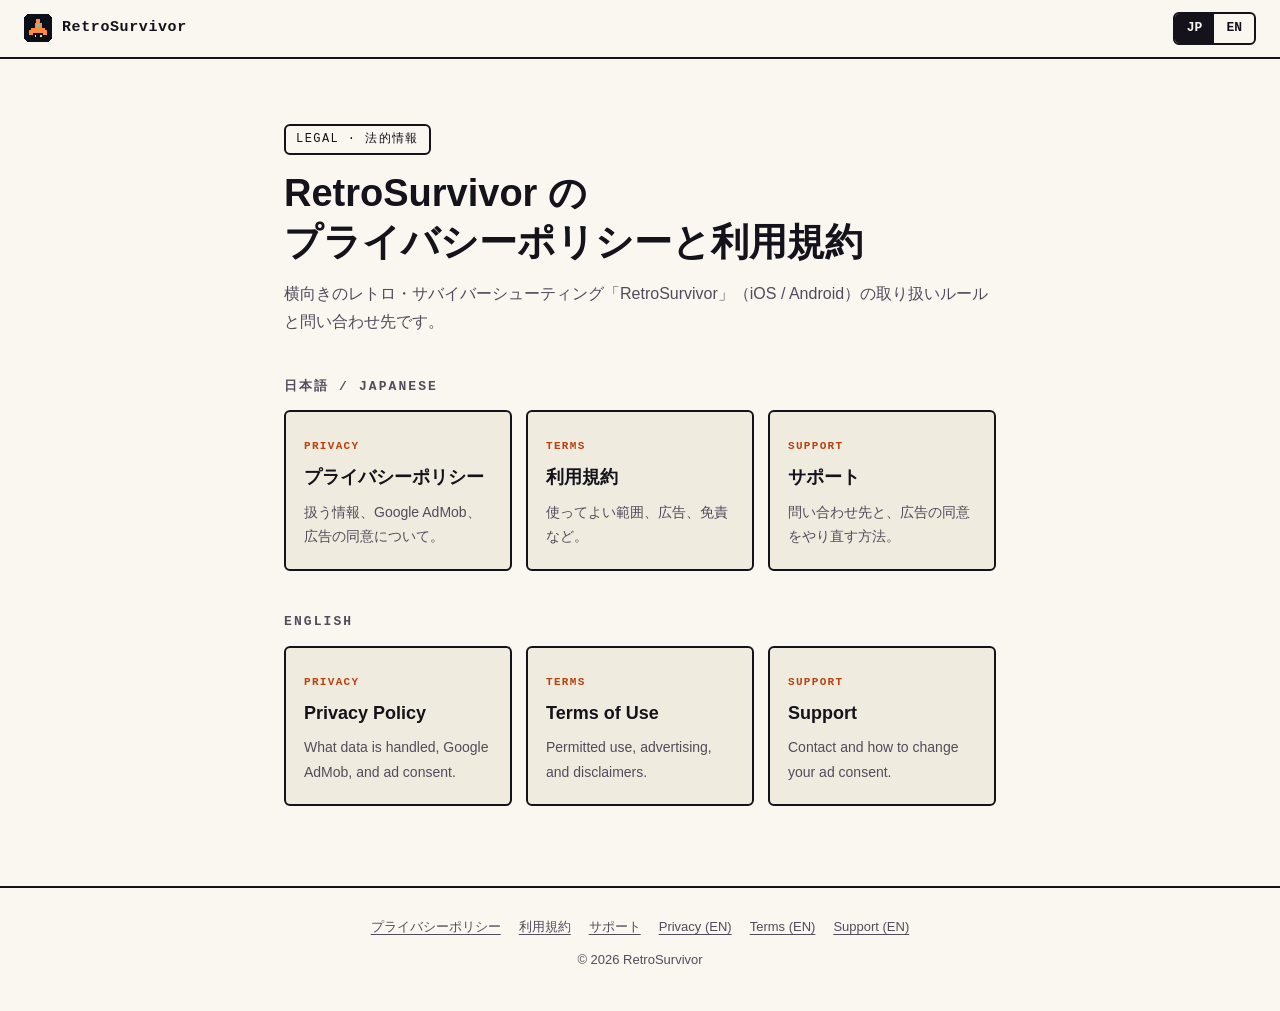
<file: index.html>
<!DOCTYPE html>
<html lang="ja">
<head>
  <meta charset="UTF-8" />
  <meta name="viewport" content="width=device-width, initial-scale=1, viewport-fit=cover" />
  <title>RetroSurvivor Legal</title>
  <meta name="description" content="スマホゲーム RetroSurvivor のプライバシーポリシー、利用規約、サポート。日本語と英語で公開しています。" />
  <link rel="icon" href="./assets/icons/favicon.svg" type="image/svg+xml" />
  <link rel="stylesheet" href="./assets/css/style.css" />
</head>
<body>
  <header class="site-header">
    <a class="brand" href="./">
      <img src="./assets/icons/favicon.svg" alt="" />
      <span>RetroSurvivor</span>
    </a>
    <nav class="lang-switch" aria-label="Language">
      <a href="./" class="active">JP</a>
      <a href="./#en" hreflang="en">EN</a>
    </nav>
  </header>

  <main>
    <section class="landing-hero">
      <span class="badge">Legal · 法的情報</span>
      <h1>RetroSurvivor の<br />プライバシーポリシーと利用規約</h1>
      <p>横向きのレトロ・サバイバーシューティング「RetroSurvivor」（iOS / Android）の取り扱いルールと問い合わせ先です。</p>
    </section>

    <h2 class="group-title" id="jp">日本語 / Japanese</h2>
    <div class="doc-grid">
      <a class="doc-card" href="./privacy/">
        <span class="label">Privacy</span>
        <h3>プライバシーポリシー</h3>
        <p>扱う情報、Google AdMob、広告の同意について。</p>
      </a>
      <a class="doc-card" href="./terms/">
        <span class="label">Terms</span>
        <h3>利用規約</h3>
        <p>使ってよい範囲、広告、免責など。</p>
      </a>
      <a class="doc-card" href="./support/">
        <span class="label">Support</span>
        <h3>サポート</h3>
        <p>問い合わせ先と、広告の同意をやり直す方法。</p>
      </a>
    </div>

    <h2 class="group-title" id="en">English</h2>
    <div class="doc-grid">
      <a class="doc-card" href="./privacy/en/" hreflang="en" lang="en">
        <span class="label">Privacy</span>
        <h3>Privacy Policy</h3>
        <p>What data is handled, Google AdMob, and ad consent.</p>
      </a>
      <a class="doc-card" href="./terms/en/" hreflang="en" lang="en">
        <span class="label">Terms</span>
        <h3>Terms of Use</h3>
        <p>Permitted use, advertising, and disclaimers.</p>
      </a>
      <a class="doc-card" href="./support/en/" hreflang="en" lang="en">
        <span class="label">Support</span>
        <h3>Support</h3>
        <p>Contact and how to change your ad consent.</p>
      </a>
    </div>
  </main>

  <footer class="site-footer">
    <div class="links">
      <a href="./privacy/">プライバシーポリシー</a>
      <a href="./terms/">利用規約</a>
      <a href="./support/">サポート</a>
      <a href="./privacy/en/">Privacy (EN)</a>
      <a href="./terms/en/">Terms (EN)</a>
      <a href="./support/en/">Support (EN)</a>
    </div>
    <div>© 2026 RetroSurvivor</div>
  </footer>
</body>
</html>
</file>
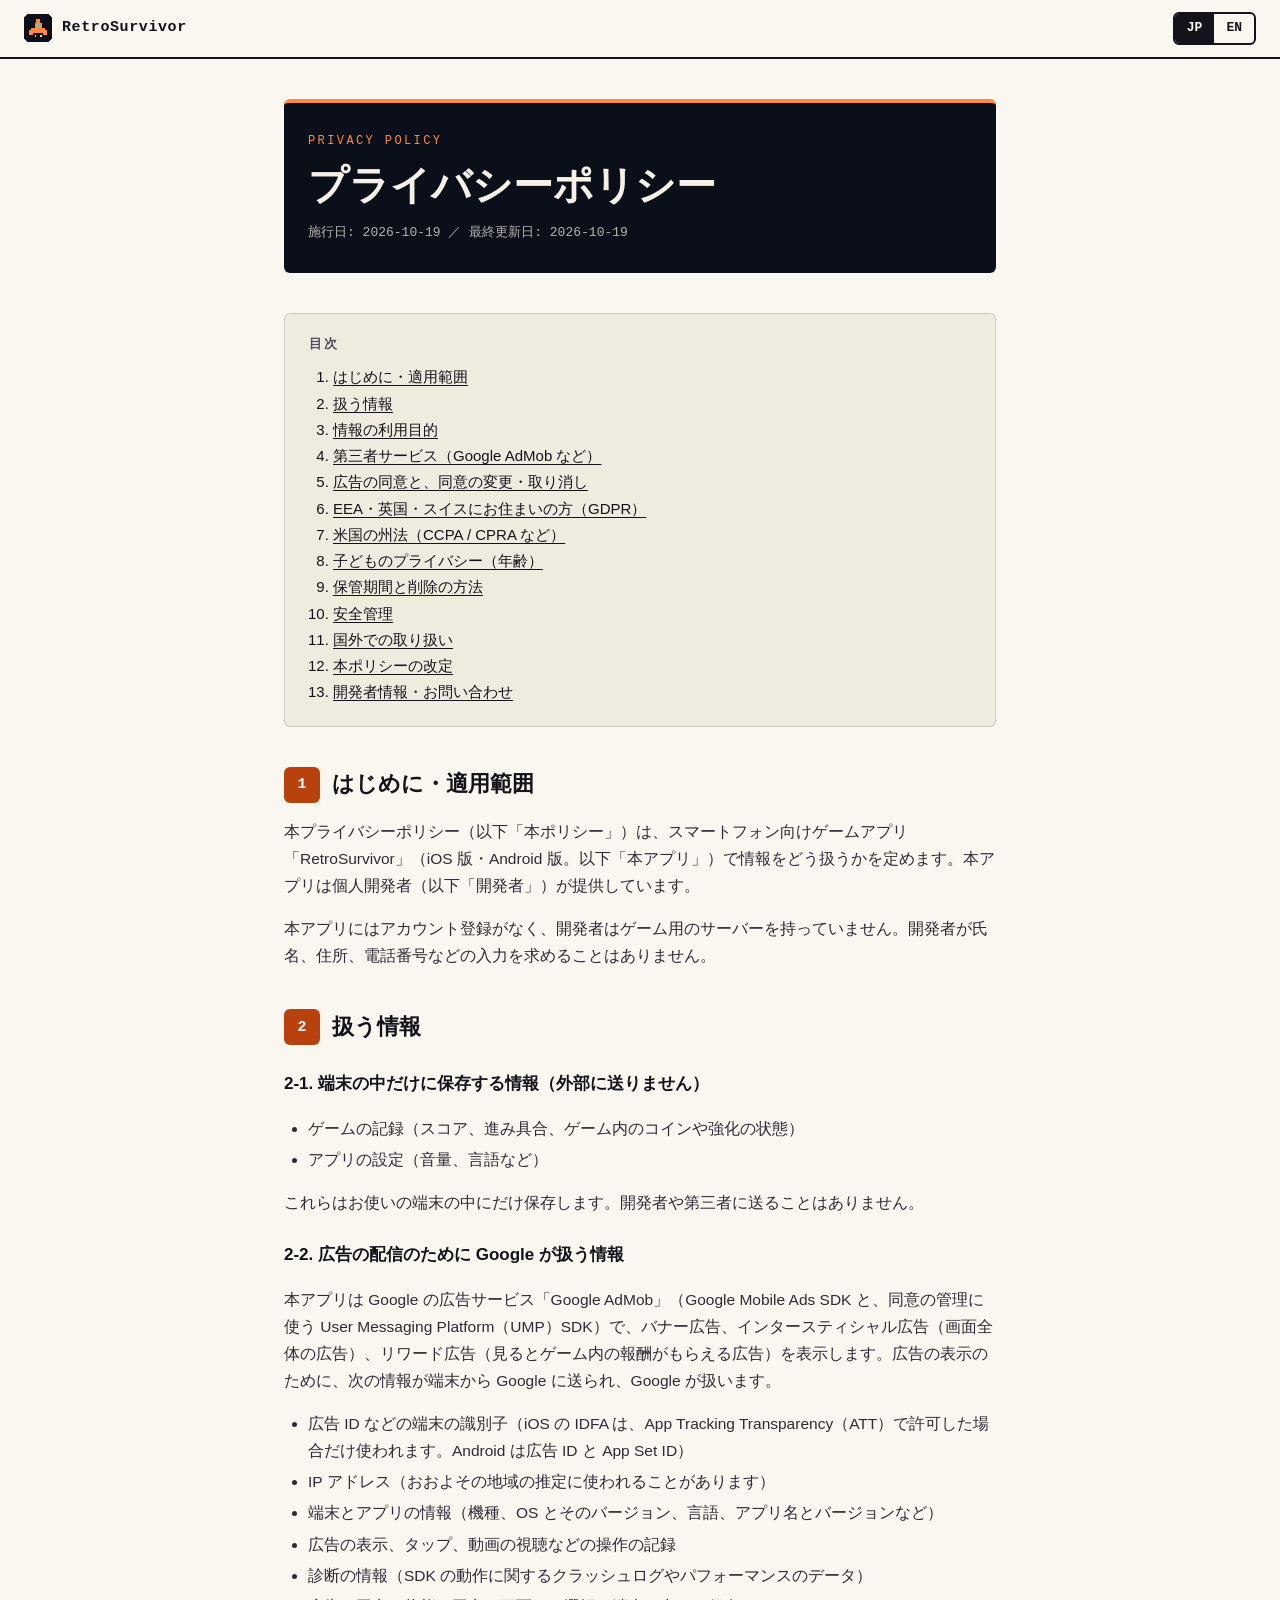
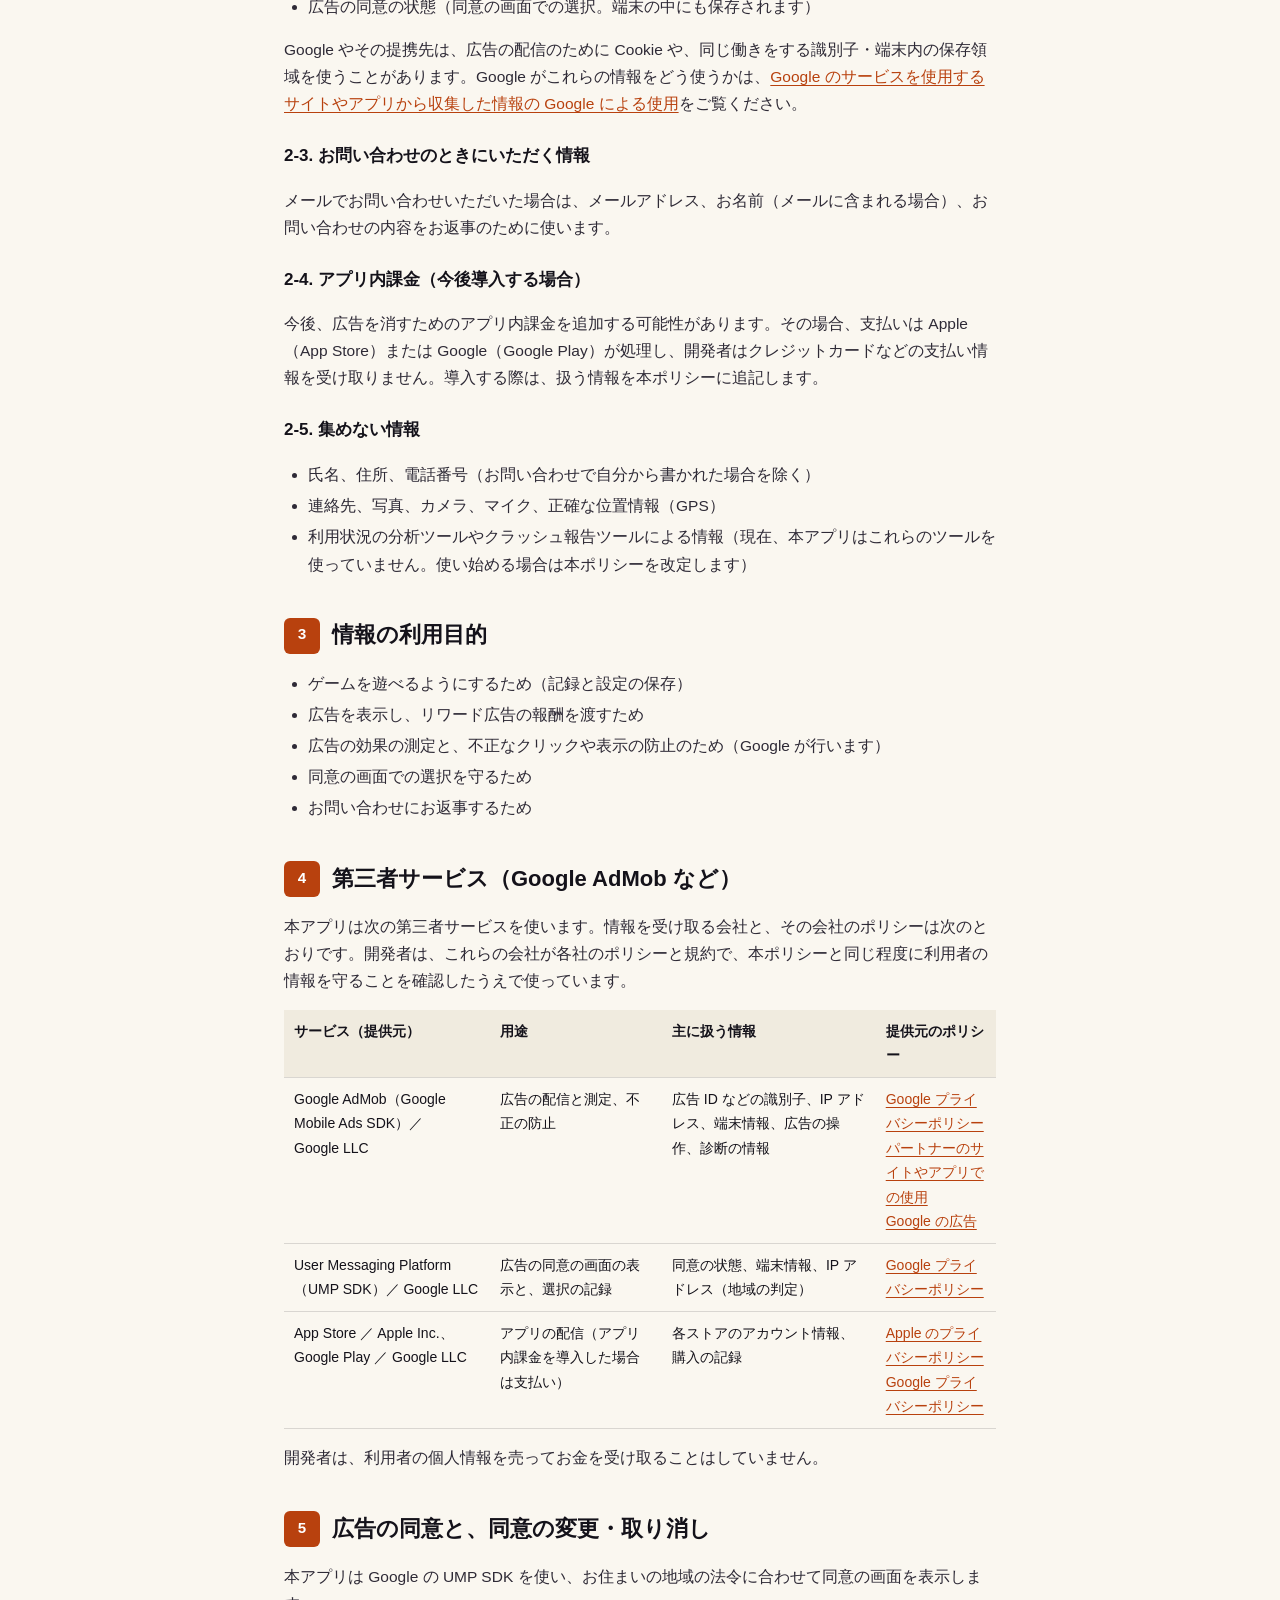
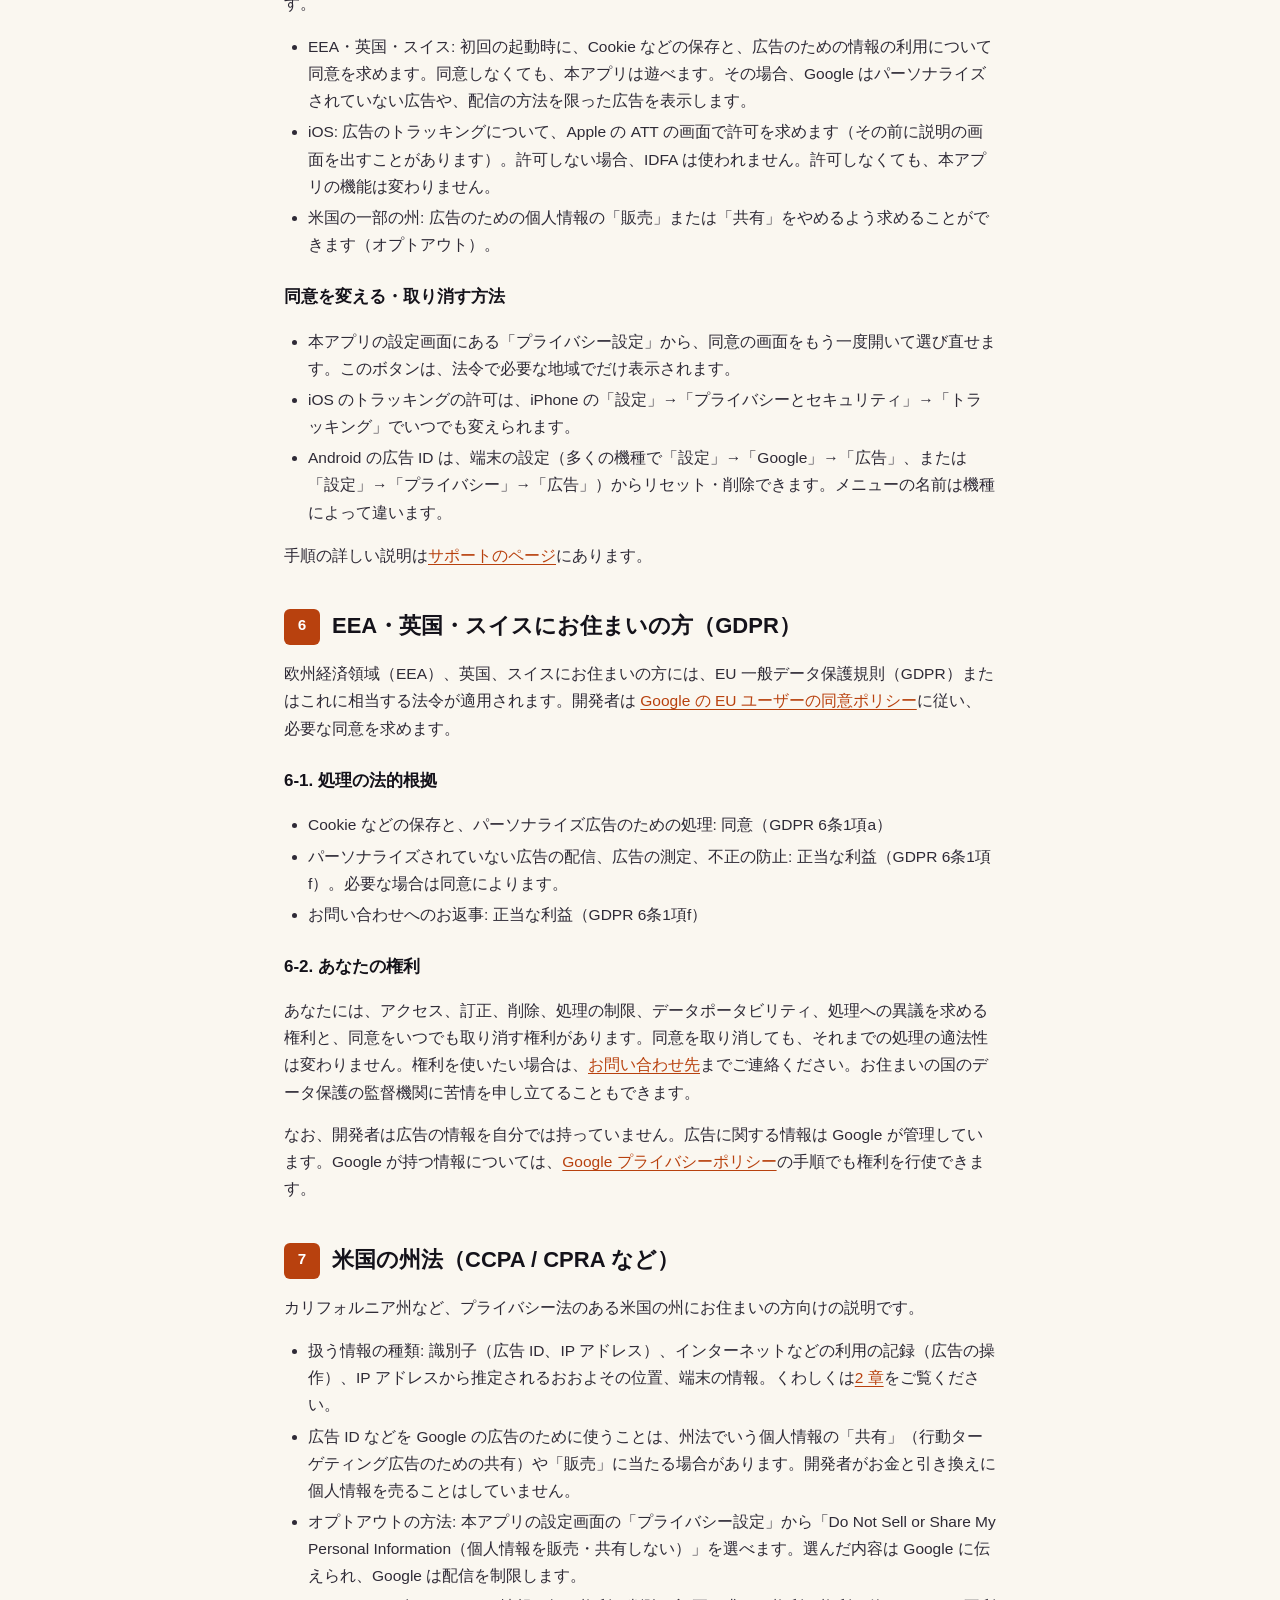
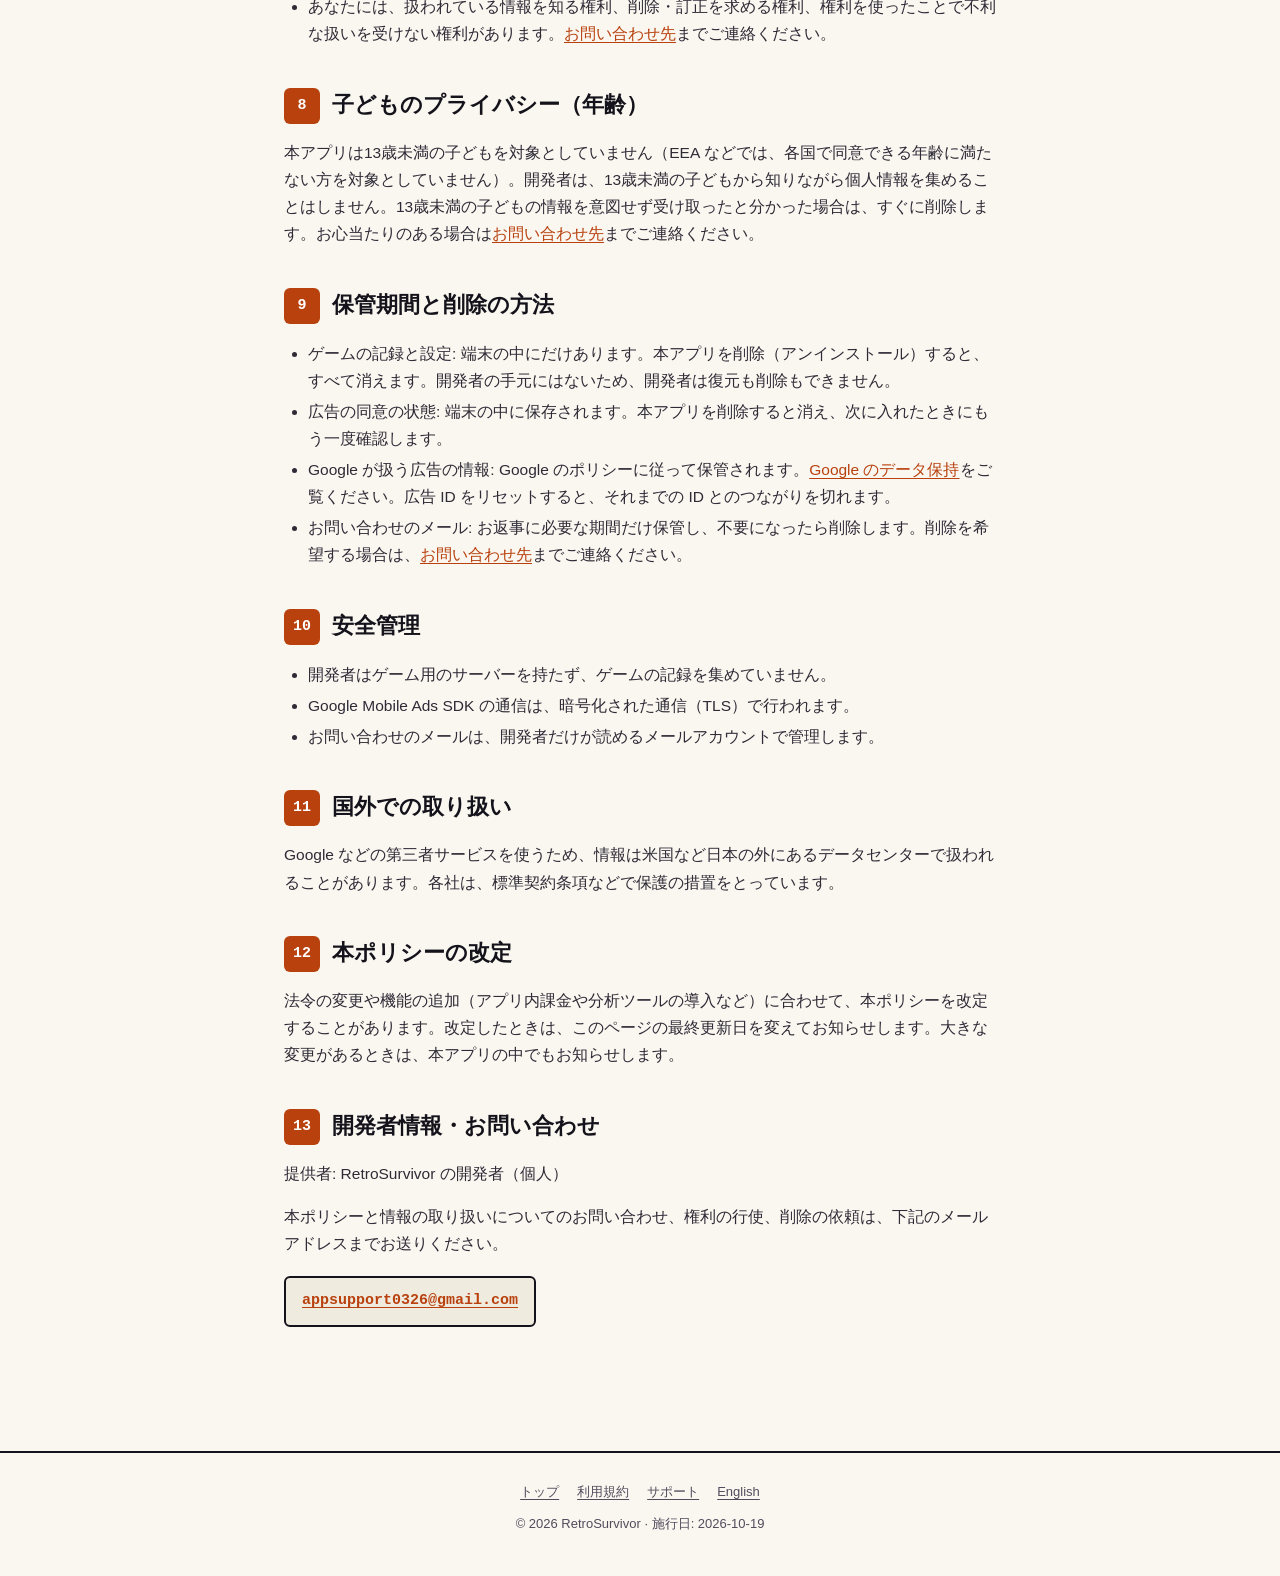
<file: privacy/index.html>
<!DOCTYPE html>
<html lang="ja">
<head>
  <meta charset="UTF-8" />
  <meta name="viewport" content="width=device-width, initial-scale=1, viewport-fit=cover" />
  <title>プライバシーポリシー — RetroSurvivor</title>
  <meta name="description" content="スマホゲーム RetroSurvivor のプライバシーポリシー。扱う情報、Google AdMob、広告の同意（GDPR・ATT・米国の州法）について記載しています。" />
  <link rel="alternate" hreflang="ja" href="https://hiro0211.github.io/retrosurvivor-legal/privacy/" />
  <link rel="alternate" hreflang="en" href="https://hiro0211.github.io/retrosurvivor-legal/privacy/en/" />
  <link rel="icon" href="../assets/icons/favicon.svg" type="image/svg+xml" />
  <link rel="stylesheet" href="../assets/css/style.css" />
</head>
<body>
  <header class="site-header">
    <a class="brand" href="../">
      <img src="../assets/icons/favicon.svg" alt="" />
      <span>RetroSurvivor</span>
    </a>
    <nav class="lang-switch" aria-label="Language">
      <a href="./" class="active">JP</a>
      <a href="./en/" hreflang="en">EN</a>
    </nav>
  </header>

  <main>
    <div class="hero">
      <p class="eyebrow">Privacy Policy</p>
      <h1>プライバシーポリシー</h1>
      <p class="meta">施行日: 2026-10-19 ／ 最終更新日: 2026-10-19</p>
    </div>

    <nav class="toc" aria-label="目次">
      <h2>目次</h2>
      <ol>
        <li><a href="#s1">はじめに・適用範囲</a></li>
        <li><a href="#s2">扱う情報</a></li>
        <li><a href="#s3">情報の利用目的</a></li>
        <li><a href="#s4">第三者サービス（Google AdMob など）</a></li>
        <li><a href="#s5">広告の同意と、同意の変更・取り消し</a></li>
        <li><a href="#s6">EEA・英国・スイスにお住まいの方（GDPR）</a></li>
        <li><a href="#s7">米国の州法（CCPA / CPRA など）</a></li>
        <li><a href="#s8">子どものプライバシー（年齢）</a></li>
        <li><a href="#s9">保管期間と削除の方法</a></li>
        <li><a href="#s10">安全管理</a></li>
        <li><a href="#s11">国外での取り扱い</a></li>
        <li><a href="#s12">本ポリシーの改定</a></li>
        <li><a href="#s13">開発者情報・お問い合わせ</a></li>
      </ol>
    </nav>

    <section class="legal" id="s1">
      <h2><span class="num">1</span>はじめに・適用範囲</h2>
      <p>本プライバシーポリシー（以下「本ポリシー」）は、スマートフォン向けゲームアプリ「RetroSurvivor」（iOS 版・Android 版。以下「本アプリ」）で情報をどう扱うかを定めます。本アプリは個人開発者（以下「開発者」）が提供しています。</p>
      <p>本アプリにはアカウント登録がなく、開発者はゲーム用のサーバーを持っていません。開発者が氏名、住所、電話番号などの入力を求めることはありません。</p>
    </section>

    <section class="legal" id="s2">
      <h2><span class="num">2</span>扱う情報</h2>

      <h3>2-1. 端末の中だけに保存する情報（外部に送りません）</h3>
      <ul>
        <li>ゲームの記録（スコア、進み具合、ゲーム内のコインや強化の状態）</li>
        <li>アプリの設定（音量、言語など）</li>
      </ul>
      <p>これらはお使いの端末の中にだけ保存します。開発者や第三者に送ることはありません。</p>

      <h3>2-2. 広告の配信のために Google が扱う情報</h3>
      <p>本アプリは Google の広告サービス「Google AdMob」（Google Mobile Ads SDK と、同意の管理に使う User Messaging Platform（UMP）SDK）で、バナー広告、インタースティシャル広告（画面全体の広告）、リワード広告（見るとゲーム内の報酬がもらえる広告）を表示します。広告の表示のために、次の情報が端末から Google に送られ、Google が扱います。</p>
      <ul>
        <li>広告 ID などの端末の識別子（iOS の IDFA は、App Tracking Transparency（ATT）で許可した場合だけ使われます。Android は広告 ID と App Set ID）</li>
        <li>IP アドレス（おおよその地域の推定に使われることがあります）</li>
        <li>端末とアプリの情報（機種、OS とそのバージョン、言語、アプリ名とバージョンなど）</li>
        <li>広告の表示、タップ、動画の視聴などの操作の記録</li>
        <li>診断の情報（SDK の動作に関するクラッシュログやパフォーマンスのデータ）</li>
        <li>広告の同意の状態（同意の画面での選択。端末の中にも保存されます）</li>
      </ul>
      <p>Google やその提携先は、広告の配信のために Cookie や、同じ働きをする識別子・端末内の保存領域を使うことがあります。Google がこれらの情報をどう使うかは、<a href="https://policies.google.com/technologies/partner-sites" target="_blank" rel="noopener">Google のサービスを使用するサイトやアプリから収集した情報の Google による使用</a>をご覧ください。</p>

      <h3>2-3. お問い合わせのときにいただく情報</h3>
      <p>メールでお問い合わせいただいた場合は、メールアドレス、お名前（メールに含まれる場合）、お問い合わせの内容をお返事のために使います。</p>

      <h3>2-4. アプリ内課金（今後導入する場合）</h3>
      <p>今後、広告を消すためのアプリ内課金を追加する可能性があります。その場合、支払いは Apple（App Store）または Google（Google Play）が処理し、開発者はクレジットカードなどの支払い情報を受け取りません。導入する際は、扱う情報を本ポリシーに追記します。</p>

      <h3>2-5. 集めない情報</h3>
      <ul>
        <li>氏名、住所、電話番号（お問い合わせで自分から書かれた場合を除く）</li>
        <li>連絡先、写真、カメラ、マイク、正確な位置情報（GPS）</li>
        <li>利用状況の分析ツールやクラッシュ報告ツールによる情報（現在、本アプリはこれらのツールを使っていません。使い始める場合は本ポリシーを改定します）</li>
      </ul>
    </section>

    <section class="legal" id="s3">
      <h2><span class="num">3</span>情報の利用目的</h2>
      <ul>
        <li>ゲームを遊べるようにするため（記録と設定の保存）</li>
        <li>広告を表示し、リワード広告の報酬を渡すため</li>
        <li>広告の効果の測定と、不正なクリックや表示の防止のため（Google が行います）</li>
        <li>同意の画面での選択を守るため</li>
        <li>お問い合わせにお返事するため</li>
      </ul>
    </section>

    <section class="legal" id="s4">
      <h2><span class="num">4</span>第三者サービス（Google AdMob など）</h2>
      <p>本アプリは次の第三者サービスを使います。情報を受け取る会社と、その会社のポリシーは次のとおりです。開発者は、これらの会社が各社のポリシーと規約で、本ポリシーと同じ程度に利用者の情報を守ることを確認したうえで使っています。</p>
      <div class="table-wrap">
        <table>
          <thead>
            <tr><th>サービス（提供元）</th><th>用途</th><th>主に扱う情報</th><th>提供元のポリシー</th></tr>
          </thead>
          <tbody>
            <tr>
              <td data-label="サービス（提供元）">Google AdMob（Google Mobile Ads SDK）／ Google&nbsp;LLC</td>
              <td data-label="用途">広告の配信と測定、不正の防止</td>
              <td data-label="主に扱う情報">広告 ID などの識別子、IP アドレス、端末情報、広告の操作、診断の情報</td>
              <td data-label="提供元のポリシー"><a href="https://policies.google.com/privacy" target="_blank" rel="noopener">Google プライバシーポリシー</a><br /><a href="https://policies.google.com/technologies/partner-sites" target="_blank" rel="noopener">パートナーのサイトやアプリでの使用</a><br /><a href="https://policies.google.com/technologies/ads" target="_blank" rel="noopener">Google の広告</a></td>
            </tr>
            <tr>
              <td data-label="サービス（提供元）">User Messaging Platform（UMP SDK）／ Google&nbsp;LLC</td>
              <td data-label="用途">広告の同意の画面の表示と、選択の記録</td>
              <td data-label="主に扱う情報">同意の状態、端末情報、IP アドレス（地域の判定）</td>
              <td data-label="提供元のポリシー"><a href="https://policies.google.com/privacy" target="_blank" rel="noopener">Google プライバシーポリシー</a></td>
            </tr>
            <tr>
              <td data-label="サービス（提供元）">App Store ／ Apple Inc.、Google Play ／ Google&nbsp;LLC</td>
              <td data-label="用途">アプリの配信（アプリ内課金を導入した場合は支払い）</td>
              <td data-label="主に扱う情報">各ストアのアカウント情報、購入の記録</td>
              <td data-label="提供元のポリシー"><a href="https://www.apple.com/jp/legal/privacy/" target="_blank" rel="noopener">Apple のプライバシーポリシー</a><br /><a href="https://policies.google.com/privacy" target="_blank" rel="noopener">Google プライバシーポリシー</a></td>
            </tr>
          </tbody>
        </table>
      </div>
      <p>開発者は、利用者の個人情報を売ってお金を受け取ることはしていません。</p>
    </section>

    <section class="legal" id="s5">
      <h2><span class="num">5</span>広告の同意と、同意の変更・取り消し</h2>
      <p>本アプリは Google の UMP SDK を使い、お住まいの地域の法令に合わせて同意の画面を表示します。</p>
      <ul>
        <li>EEA・英国・スイス: 初回の起動時に、Cookie などの保存と、広告のための情報の利用について同意を求めます。同意しなくても、本アプリは遊べます。その場合、Google はパーソナライズされていない広告や、配信の方法を限った広告を表示します。</li>
        <li>iOS: 広告のトラッキングについて、Apple の ATT の画面で許可を求めます（その前に説明の画面を出すことがあります）。許可しない場合、IDFA は使われません。許可しなくても、本アプリの機能は変わりません。</li>
        <li>米国の一部の州: 広告のための個人情報の「販売」または「共有」をやめるよう求めることができます（オプトアウト）。</li>
      </ul>
      <h3>同意を変える・取り消す方法</h3>
      <ul>
        <li>本アプリの設定画面にある「プライバシー設定」から、同意の画面をもう一度開いて選び直せます。このボタンは、法令で必要な地域でだけ表示されます。</li>
        <li>iOS のトラッキングの許可は、iPhone の「設定」→「プライバシーとセキュリティ」→「トラッキング」でいつでも変えられます。</li>
        <li>Android の広告 ID は、端末の設定（多くの機種で「設定」→「Google」→「広告」、または「設定」→「プライバシー」→「広告」）からリセット・削除できます。メニューの名前は機種によって違います。</li>
      </ul>
      <p>手順の詳しい説明は<a href="../support/">サポートのページ</a>にあります。</p>
    </section>

    <section class="legal" id="s6">
      <h2><span class="num">6</span>EEA・英国・スイスにお住まいの方（GDPR）</h2>
      <p>欧州経済領域（EEA）、英国、スイスにお住まいの方には、EU 一般データ保護規則（GDPR）またはこれに相当する法令が適用されます。開発者は <a href="https://www.google.com/about/company/user-consent-policy/" target="_blank" rel="noopener">Google の EU ユーザーの同意ポリシー</a>に従い、必要な同意を求めます。</p>
      <h3>6-1. 処理の法的根拠</h3>
      <ul>
        <li>Cookie などの保存と、パーソナライズ広告のための処理: 同意（GDPR 6条1項a）</li>
        <li>パーソナライズされていない広告の配信、広告の測定、不正の防止: 正当な利益（GDPR 6条1項f）。必要な場合は同意によります。</li>
        <li>お問い合わせへのお返事: 正当な利益（GDPR 6条1項f）</li>
      </ul>
      <h3>6-2. あなたの権利</h3>
      <p>あなたには、アクセス、訂正、削除、処理の制限、データポータビリティ、処理への異議を求める権利と、同意をいつでも取り消す権利があります。同意を取り消しても、それまでの処理の適法性は変わりません。権利を使いたい場合は、<a href="#s13">お問い合わせ先</a>までご連絡ください。お住まいの国のデータ保護の監督機関に苦情を申し立てることもできます。</p>
      <p>なお、開発者は広告の情報を自分では持っていません。広告に関する情報は Google が管理しています。Google が持つ情報については、<a href="https://policies.google.com/privacy" target="_blank" rel="noopener">Google プライバシーポリシー</a>の手順でも権利を行使できます。</p>
    </section>

    <section class="legal" id="s7">
      <h2><span class="num">7</span>米国の州法（CCPA / CPRA など）</h2>
      <p>カリフォルニア州など、プライバシー法のある米国の州にお住まいの方向けの説明です。</p>
      <ul>
        <li>扱う情報の種類: 識別子（広告 ID、IP アドレス）、インターネットなどの利用の記録（広告の操作）、IP アドレスから推定されるおおよその位置、端末の情報。くわしくは<a href="#s2">2 章</a>をご覧ください。</li>
        <li>広告 ID などを Google の広告のために使うことは、州法でいう個人情報の「共有」（行動ターゲティング広告のための共有）や「販売」に当たる場合があります。開発者がお金と引き換えに個人情報を売ることはしていません。</li>
        <li>オプトアウトの方法: 本アプリの設定画面の「プライバシー設定」から「Do Not Sell or Share My Personal Information（個人情報を販売・共有しない）」を選べます。選んだ内容は Google に伝えられ、Google は配信を制限します。</li>
        <li>あなたには、扱われている情報を知る権利、削除・訂正を求める権利、権利を使ったことで不利な扱いを受けない権利があります。<a href="#s13">お問い合わせ先</a>までご連絡ください。</li>
      </ul>
    </section>

    <section class="legal" id="s8">
      <h2><span class="num">8</span>子どものプライバシー（年齢）</h2>
      <p>本アプリは13歳未満の子どもを対象としていません（EEA などでは、各国で同意できる年齢に満たない方を対象としていません）。開発者は、13歳未満の子どもから知りながら個人情報を集めることはしません。13歳未満の子どもの情報を意図せず受け取ったと分かった場合は、すぐに削除します。お心当たりのある場合は<a href="#s13">お問い合わせ先</a>までご連絡ください。</p>
    </section>

    <section class="legal" id="s9">
      <h2><span class="num">9</span>保管期間と削除の方法</h2>
      <ul>
        <li>ゲームの記録と設定: 端末の中にだけあります。本アプリを削除（アンインストール）すると、すべて消えます。開発者の手元にはないため、開発者は復元も削除もできません。</li>
        <li>広告の同意の状態: 端末の中に保存されます。本アプリを削除すると消え、次に入れたときにもう一度確認します。</li>
        <li>Google が扱う広告の情報: Google のポリシーに従って保管されます。<a href="https://policies.google.com/technologies/retention" target="_blank" rel="noopener">Google のデータ保持</a>をご覧ください。広告 ID をリセットすると、それまでの ID とのつながりを切れます。</li>
        <li>お問い合わせのメール: お返事に必要な期間だけ保管し、不要になったら削除します。削除を希望する場合は、<a href="#s13">お問い合わせ先</a>までご連絡ください。</li>
      </ul>
    </section>

    <section class="legal" id="s10">
      <h2><span class="num">10</span>安全管理</h2>
      <ul>
        <li>開発者はゲーム用のサーバーを持たず、ゲームの記録を集めていません。</li>
        <li>Google Mobile Ads SDK の通信は、暗号化された通信（TLS）で行われます。</li>
        <li>お問い合わせのメールは、開発者だけが読めるメールアカウントで管理します。</li>
      </ul>
    </section>

    <section class="legal" id="s11">
      <h2><span class="num">11</span>国外での取り扱い</h2>
      <p>Google などの第三者サービスを使うため、情報は米国など日本の外にあるデータセンターで扱われることがあります。各社は、標準契約条項などで保護の措置をとっています。</p>
    </section>

    <section class="legal" id="s12">
      <h2><span class="num">12</span>本ポリシーの改定</h2>
      <p>法令の変更や機能の追加（アプリ内課金や分析ツールの導入など）に合わせて、本ポリシーを改定することがあります。改定したときは、このページの最終更新日を変えてお知らせします。大きな変更があるときは、本アプリの中でもお知らせします。</p>
    </section>

    <section class="legal" id="s13">
      <h2><span class="num">13</span>開発者情報・お問い合わせ</h2>
      <p>提供者: RetroSurvivor の開発者（個人）</p>
      <p>本ポリシーと情報の取り扱いについてのお問い合わせ、権利の行使、削除の依頼は、下記のメールアドレスまでお送りください。</p>
      <p><a class="contact" href="mailto:appsupport0326@gmail.com?subject=RetroSurvivor%20%E3%83%97%E3%83%A9%E3%82%A4%E3%83%90%E3%82%B7%E3%83%BC">appsupport0326@gmail.com</a></p>
    </section>
  </main>

  <footer class="site-footer">
    <div class="links">
      <a href="../">トップ</a>
      <a href="../terms/">利用規約</a>
      <a href="../support/">サポート</a>
      <a href="./en/">English</a>
    </div>
    <div>© 2026 RetroSurvivor · 施行日: 2026-10-19</div>
  </footer>
</body>
</html>
</file>
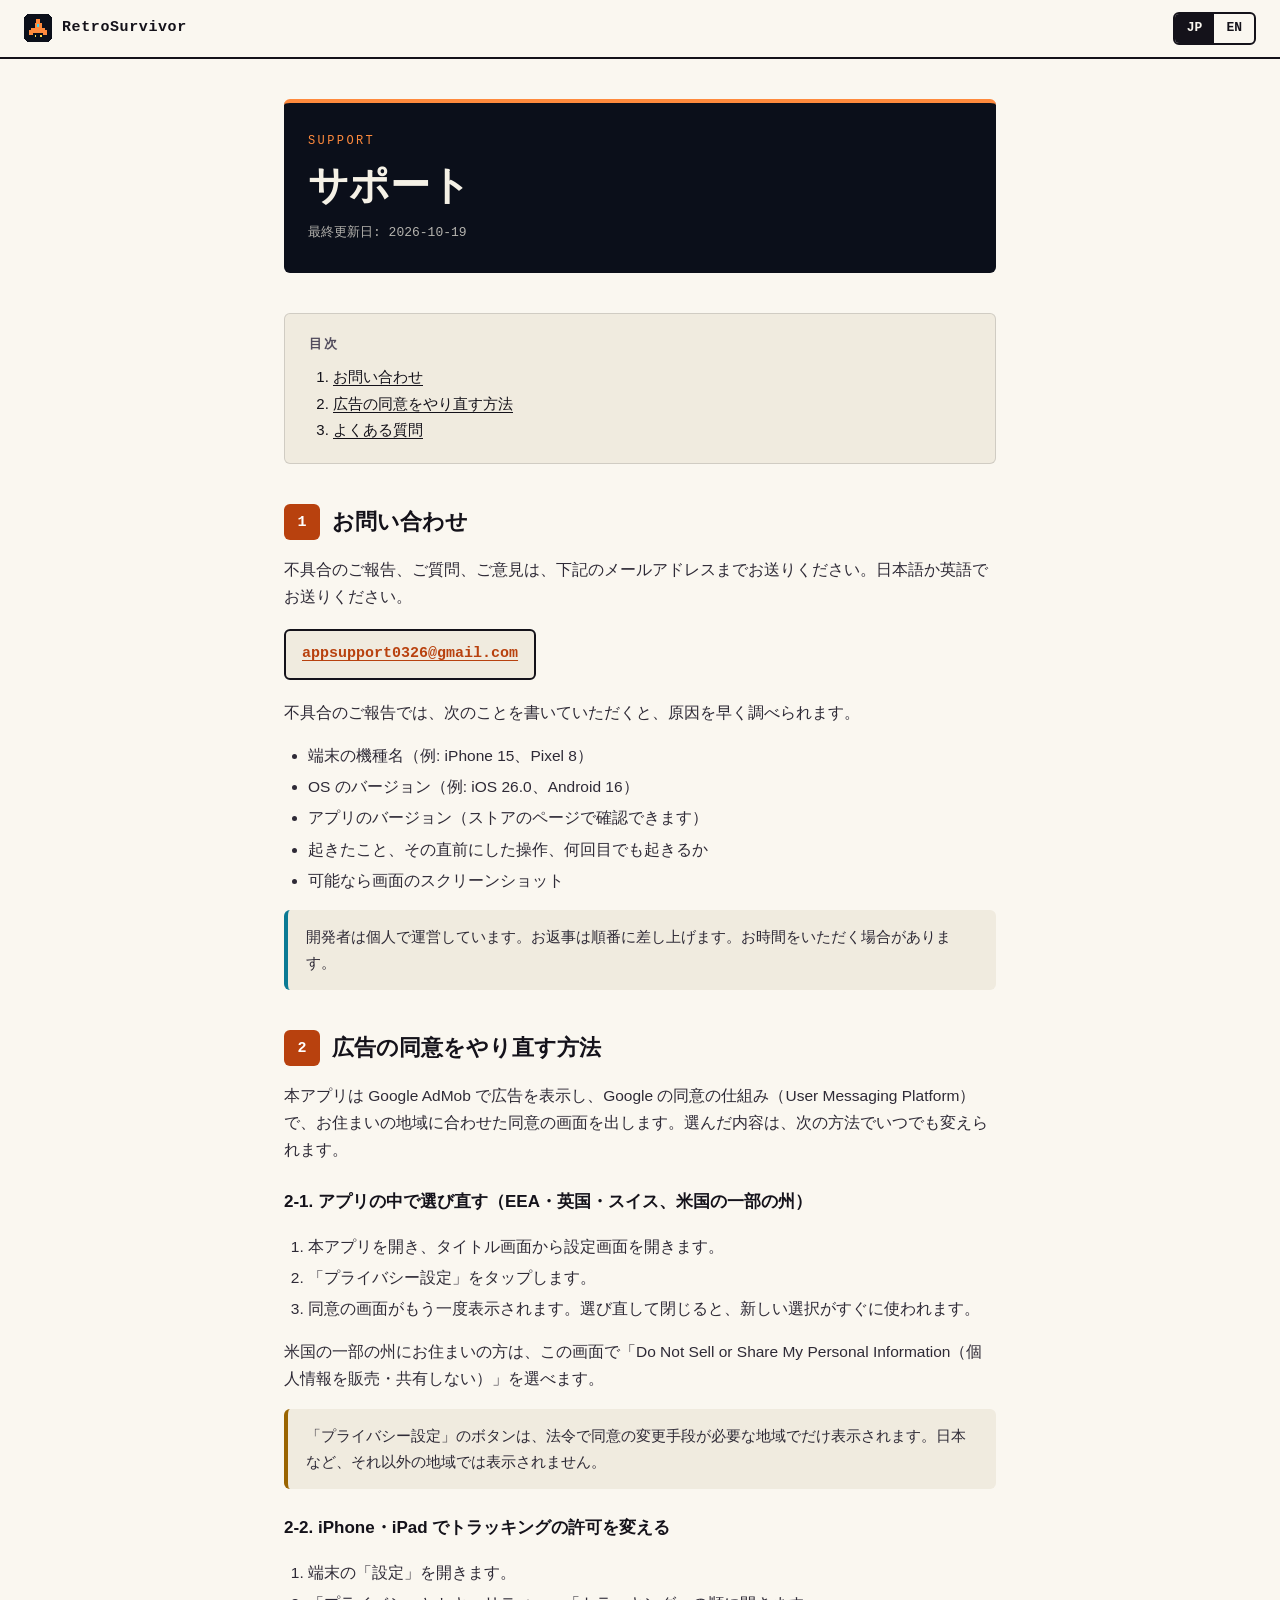
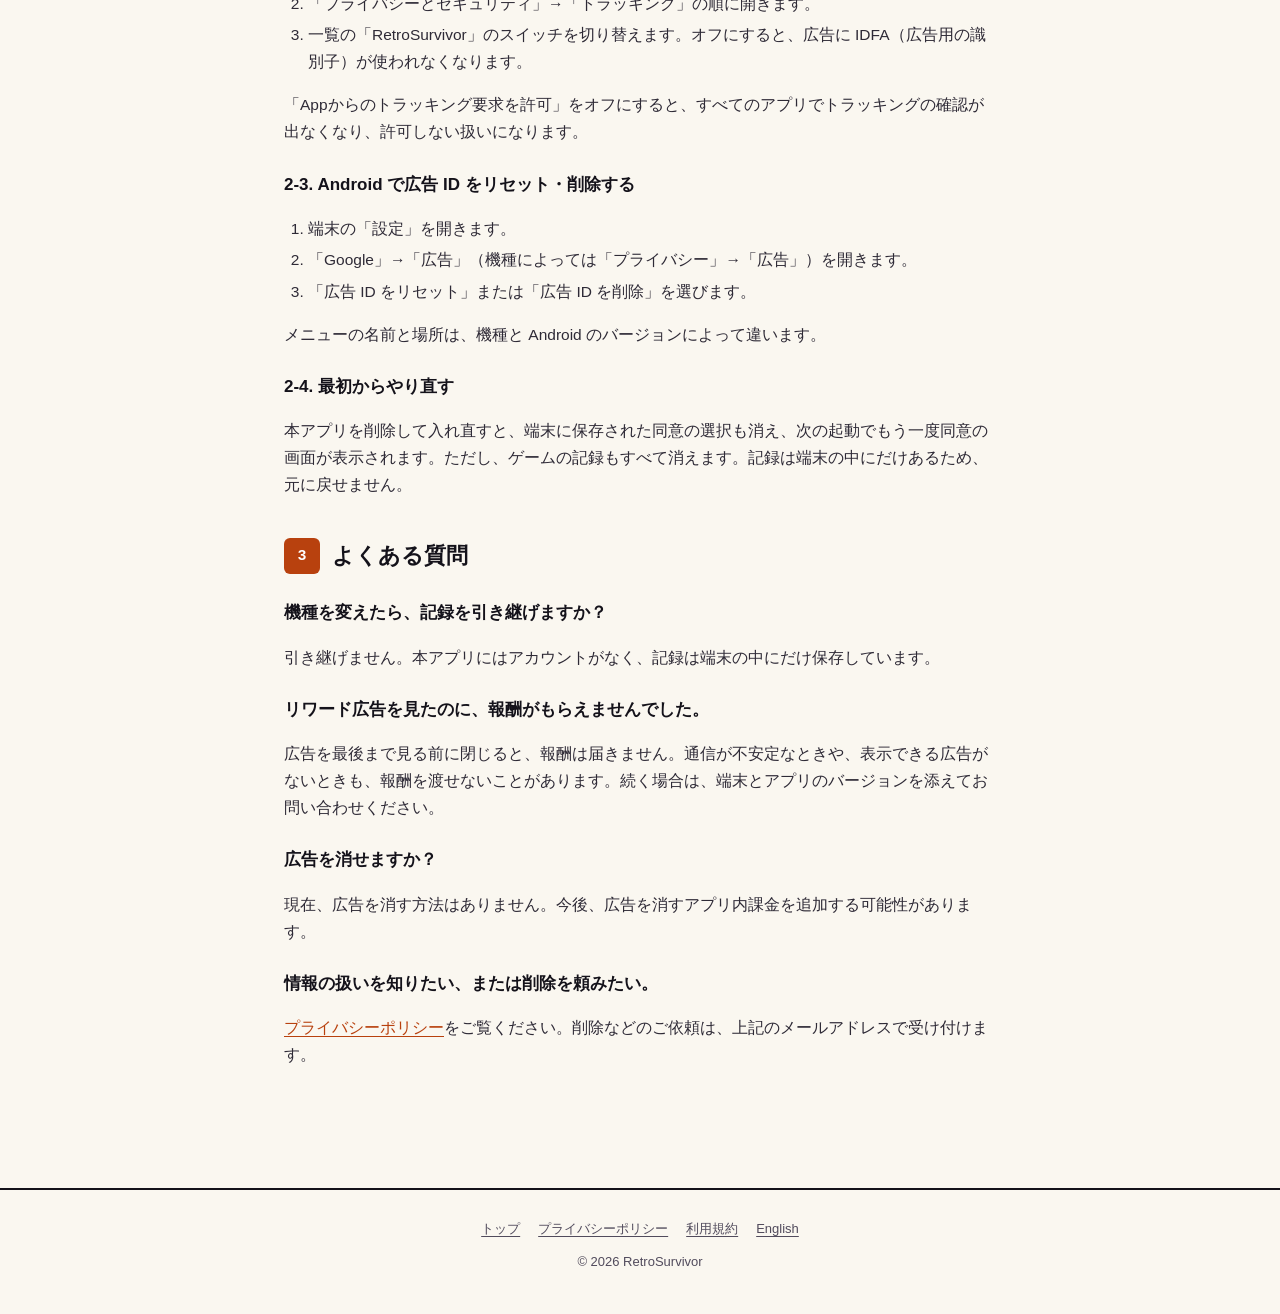
<file: support/index.html>
<!DOCTYPE html>
<html lang="ja">
<head>
  <meta charset="UTF-8" />
  <meta name="viewport" content="width=device-width, initial-scale=1, viewport-fit=cover" />
  <title>サポート — RetroSurvivor</title>
  <meta name="description" content="スマホゲーム RetroSurvivor のサポート。問い合わせ先と、広告の同意をやり直す方法を説明しています。" />
  <link rel="alternate" hreflang="ja" href="https://hiro0211.github.io/retrosurvivor-legal/support/" />
  <link rel="alternate" hreflang="en" href="https://hiro0211.github.io/retrosurvivor-legal/support/en/" />
  <link rel="icon" href="../assets/icons/favicon.svg" type="image/svg+xml" />
  <link rel="stylesheet" href="../assets/css/style.css" />
</head>
<body>
  <header class="site-header">
    <a class="brand" href="../">
      <img src="../assets/icons/favicon.svg" alt="" />
      <span>RetroSurvivor</span>
    </a>
    <nav class="lang-switch" aria-label="Language">
      <a href="./" class="active">JP</a>
      <a href="./en/" hreflang="en">EN</a>
    </nav>
  </header>

  <main>
    <div class="hero">
      <p class="eyebrow">Support</p>
      <h1>サポート</h1>
      <p class="meta">最終更新日: 2026-10-19</p>
    </div>

    <nav class="toc" aria-label="目次">
      <h2>目次</h2>
      <ol>
        <li><a href="#s1">お問い合わせ</a></li>
        <li><a href="#s2">広告の同意をやり直す方法</a></li>
        <li><a href="#s3">よくある質問</a></li>
      </ol>
    </nav>

    <section class="legal" id="s1">
      <h2><span class="num">1</span>お問い合わせ</h2>
      <p>不具合のご報告、ご質問、ご意見は、下記のメールアドレスまでお送りください。日本語か英語でお送りください。</p>
      <p><a class="contact" href="mailto:appsupport0326@gmail.com?subject=RetroSurvivor%20%E3%81%8A%E5%95%8F%E3%81%84%E5%90%88%E3%82%8F%E3%81%9B">appsupport0326@gmail.com</a></p>
      <p>不具合のご報告では、次のことを書いていただくと、原因を早く調べられます。</p>
      <ul>
        <li>端末の機種名（例: iPhone 15、Pixel 8）</li>
        <li>OS のバージョン（例: iOS 26.0、Android 16）</li>
        <li>アプリのバージョン（ストアのページで確認できます）</li>
        <li>起きたこと、その直前にした操作、何回目でも起きるか</li>
        <li>可能なら画面のスクリーンショット</li>
      </ul>
      <div class="callout">開発者は個人で運営しています。お返事は順番に差し上げます。お時間をいただく場合があります。</div>
    </section>

    <section class="legal" id="s2">
      <h2><span class="num">2</span>広告の同意をやり直す方法</h2>
      <p>本アプリは Google AdMob で広告を表示し、Google の同意の仕組み（User Messaging Platform）で、お住まいの地域に合わせた同意の画面を出します。選んだ内容は、次の方法でいつでも変えられます。</p>

      <h3>2-1. アプリの中で選び直す（EEA・英国・スイス、米国の一部の州）</h3>
      <ol>
        <li>本アプリを開き、タイトル画面から設定画面を開きます。</li>
        <li>「プライバシー設定」をタップします。</li>
        <li>同意の画面がもう一度表示されます。選び直して閉じると、新しい選択がすぐに使われます。</li>
      </ol>
      <p>米国の一部の州にお住まいの方は、この画面で「Do Not Sell or Share My Personal Information（個人情報を販売・共有しない）」を選べます。</p>
      <div class="callout warn">「プライバシー設定」のボタンは、法令で同意の変更手段が必要な地域でだけ表示されます。日本など、それ以外の地域では表示されません。</div>

      <h3>2-2. iPhone・iPad でトラッキングの許可を変える</h3>
      <ol>
        <li>端末の「設定」を開きます。</li>
        <li>「プライバシーとセキュリティ」→「トラッキング」の順に開きます。</li>
        <li>一覧の「RetroSurvivor」のスイッチを切り替えます。オフにすると、広告に IDFA（広告用の識別子）が使われなくなります。</li>
      </ol>
      <p>「Appからのトラッキング要求を許可」をオフにすると、すべてのアプリでトラッキングの確認が出なくなり、許可しない扱いになります。</p>

      <h3>2-3. Android で広告 ID をリセット・削除する</h3>
      <ol>
        <li>端末の「設定」を開きます。</li>
        <li>「Google」→「広告」（機種によっては「プライバシー」→「広告」）を開きます。</li>
        <li>「広告 ID をリセット」または「広告 ID を削除」を選びます。</li>
      </ol>
      <p>メニューの名前と場所は、機種と Android のバージョンによって違います。</p>

      <h3>2-4. 最初からやり直す</h3>
      <p>本アプリを削除して入れ直すと、端末に保存された同意の選択も消え、次の起動でもう一度同意の画面が表示されます。ただし、ゲームの記録もすべて消えます。記録は端末の中にだけあるため、元に戻せません。</p>
    </section>

    <section class="legal" id="s3">
      <h2><span class="num">3</span>よくある質問</h2>
      <h3>機種を変えたら、記録を引き継げますか？</h3>
      <p>引き継げません。本アプリにはアカウントがなく、記録は端末の中にだけ保存しています。</p>
      <h3>リワード広告を見たのに、報酬がもらえませんでした。</h3>
      <p>広告を最後まで見る前に閉じると、報酬は届きません。通信が不安定なときや、表示できる広告がないときも、報酬を渡せないことがあります。続く場合は、端末とアプリのバージョンを添えてお問い合わせください。</p>
      <h3>広告を消せますか？</h3>
      <p>現在、広告を消す方法はありません。今後、広告を消すアプリ内課金を追加する可能性があります。</p>
      <h3>情報の扱いを知りたい、または削除を頼みたい。</h3>
      <p><a href="../privacy/">プライバシーポリシー</a>をご覧ください。削除などのご依頼は、上記のメールアドレスで受け付けます。</p>
    </section>
  </main>

  <footer class="site-footer">
    <div class="links">
      <a href="../">トップ</a>
      <a href="../privacy/">プライバシーポリシー</a>
      <a href="../terms/">利用規約</a>
      <a href="./en/">English</a>
    </div>
    <div>© 2026 RetroSurvivor</div>
  </footer>
</body>
</html>
</file>
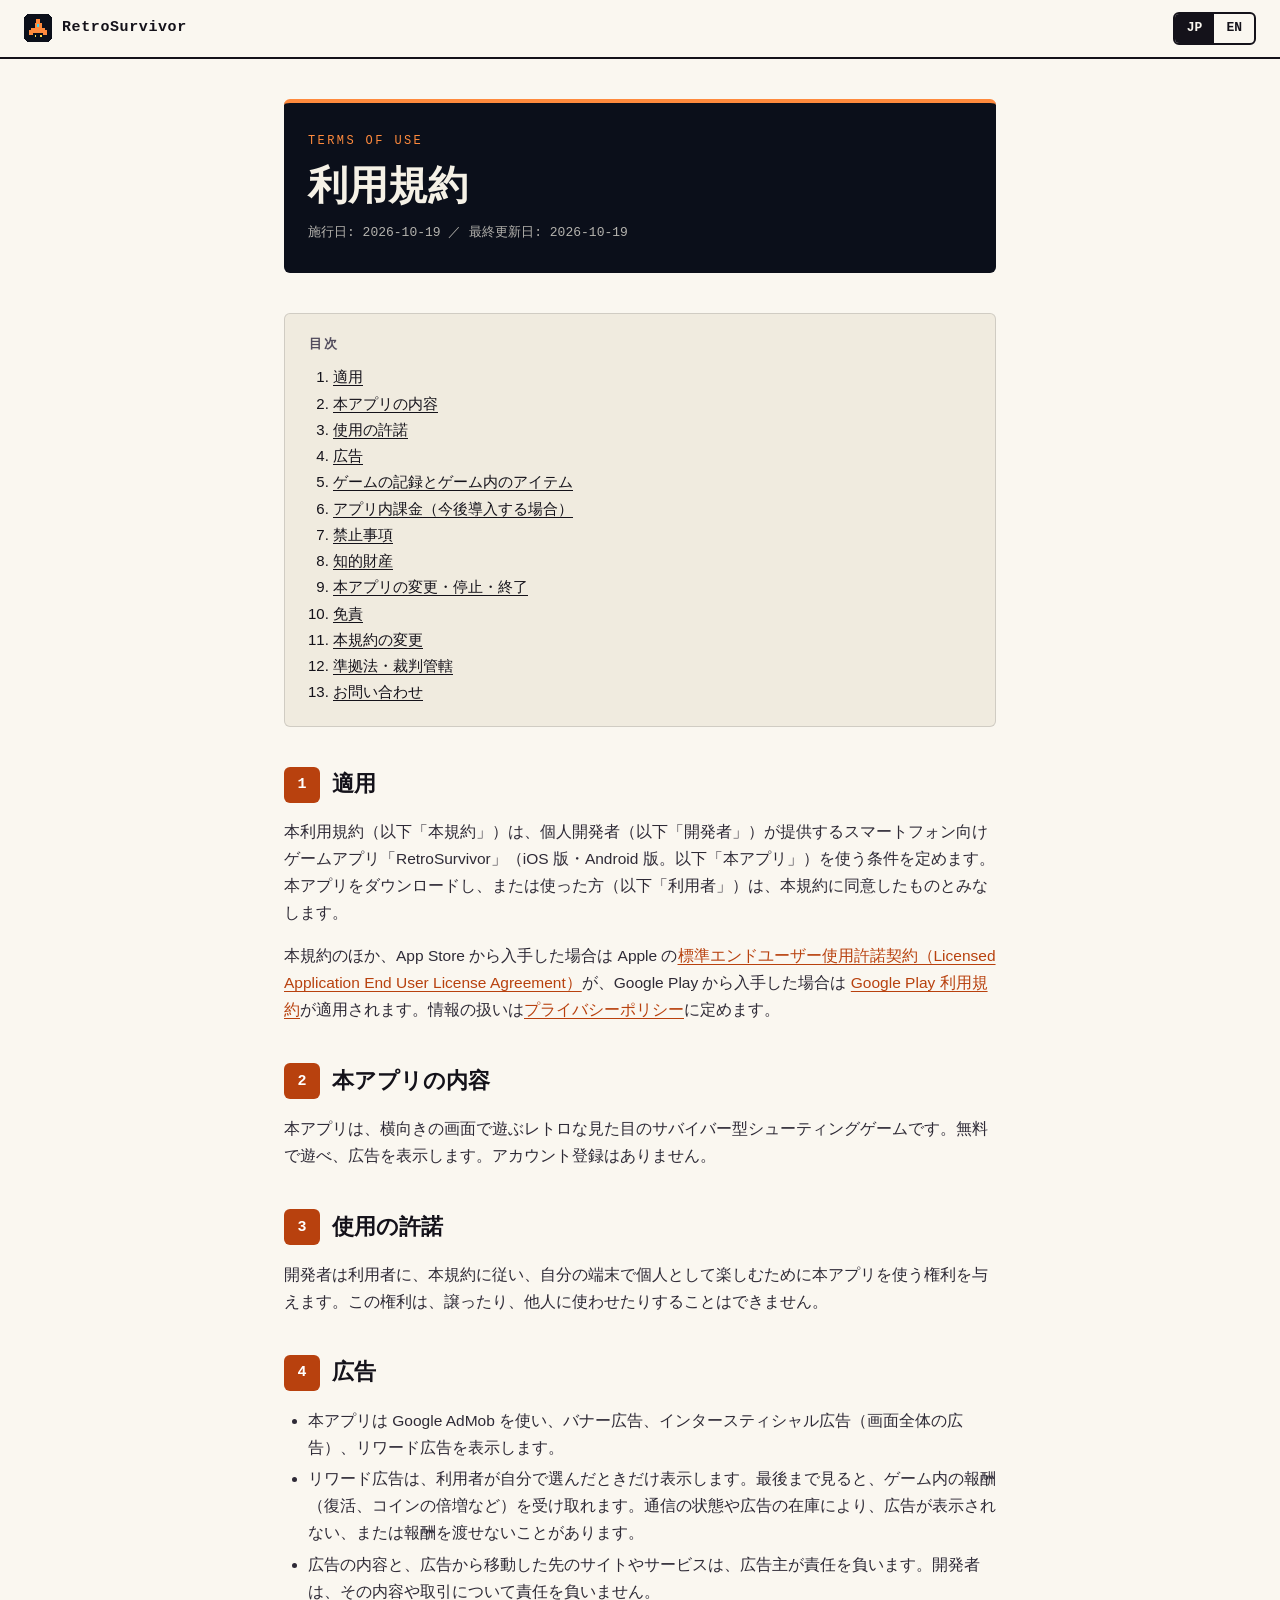
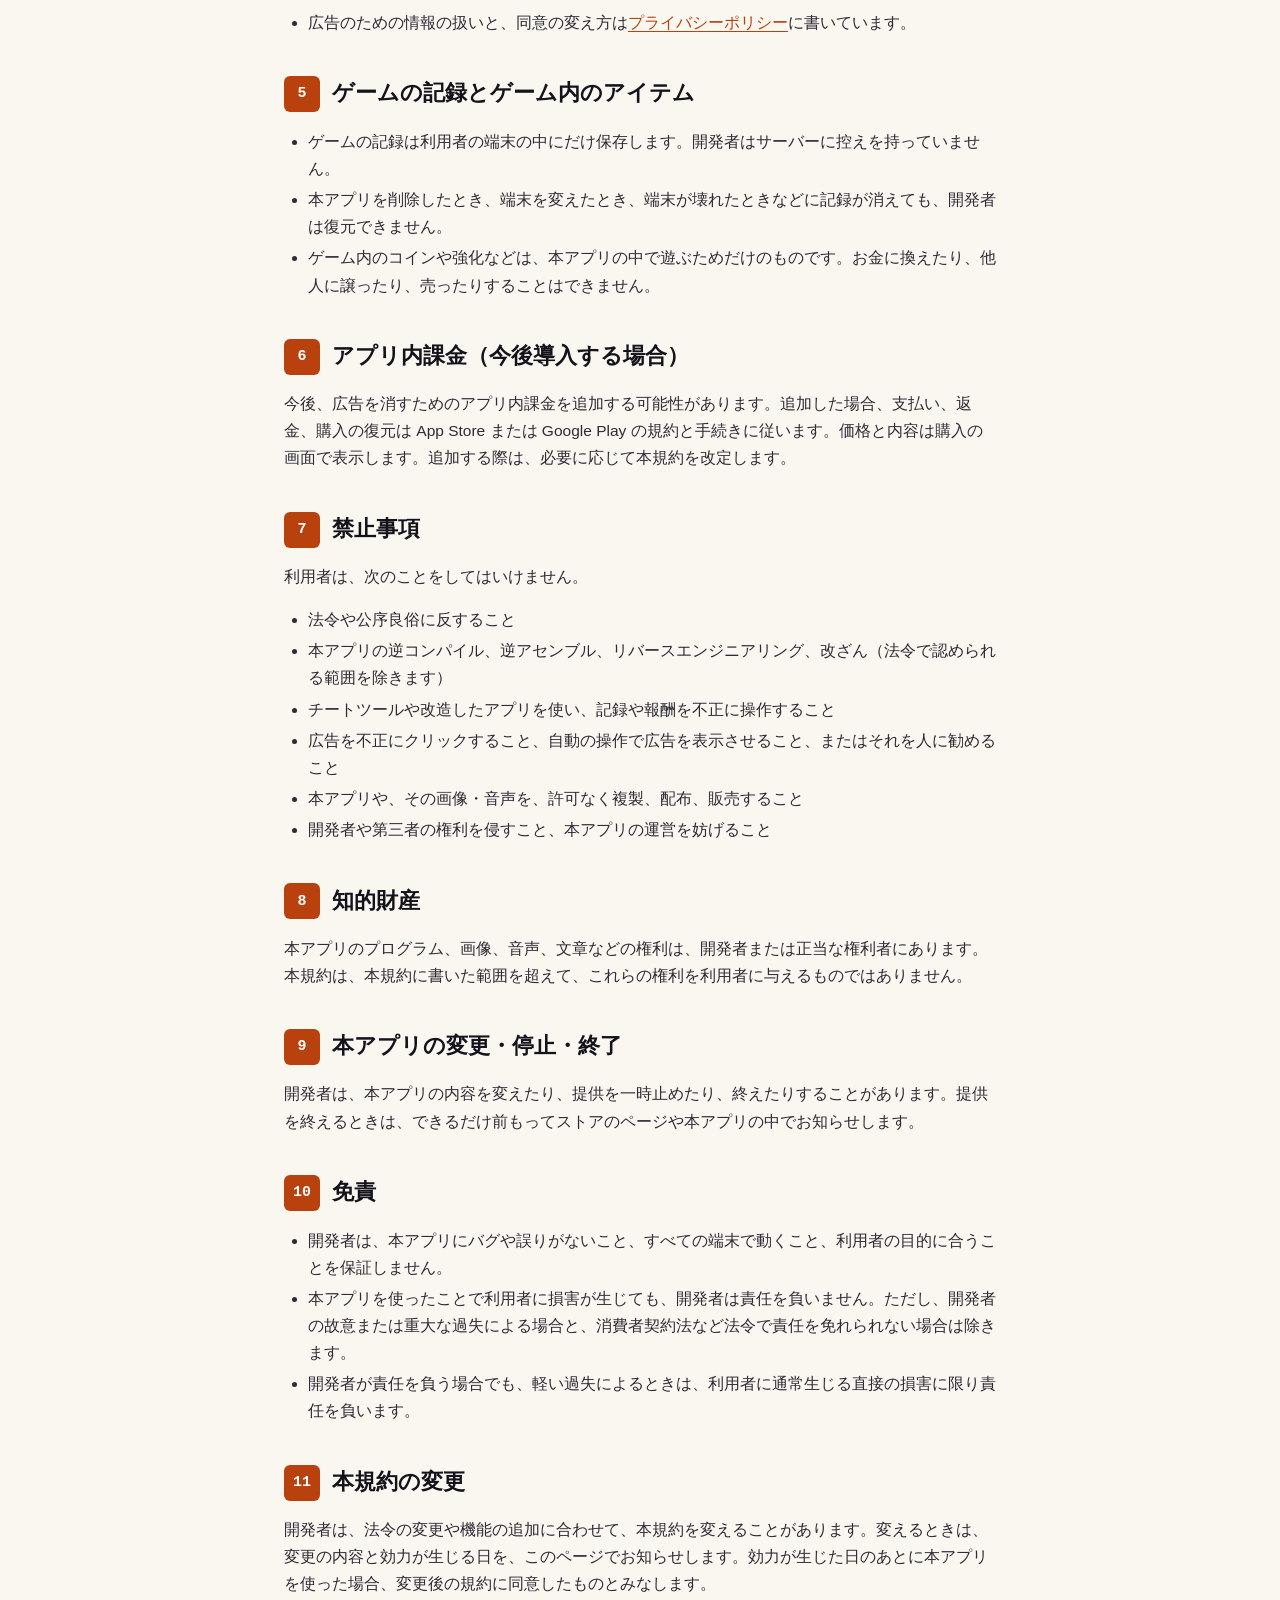
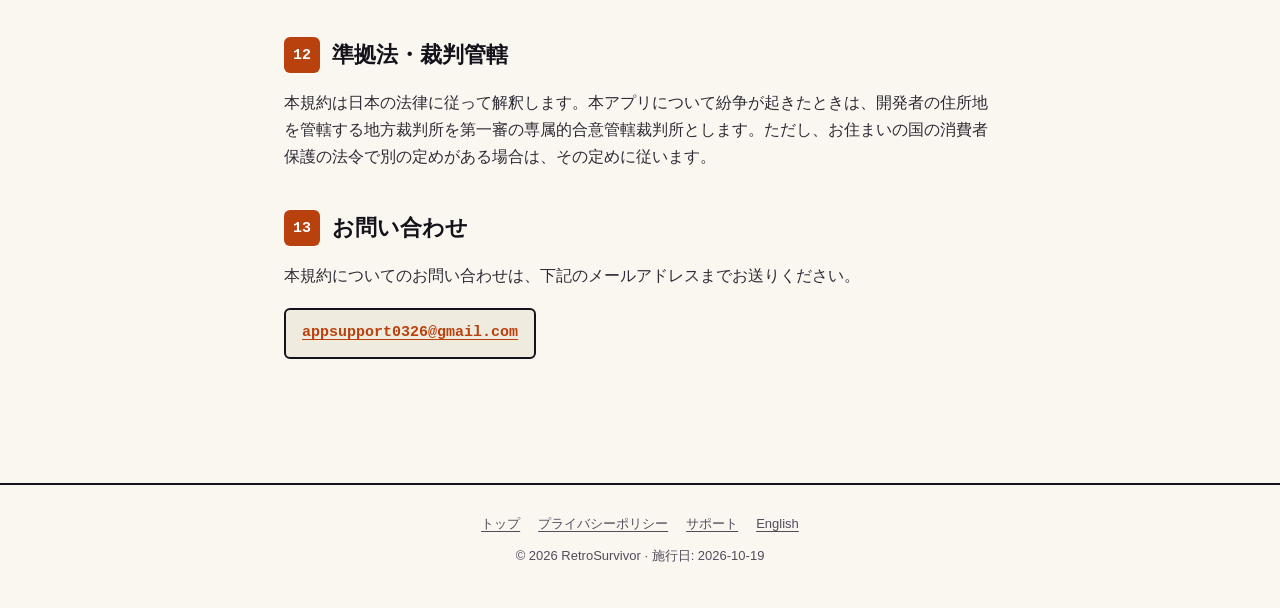
<file: terms/index.html>
<!DOCTYPE html>
<html lang="ja">
<head>
  <meta charset="UTF-8" />
  <meta name="viewport" content="width=device-width, initial-scale=1, viewport-fit=cover" />
  <title>利用規約 — RetroSurvivor</title>
  <meta name="description" content="スマホゲーム RetroSurvivor の利用規約。使ってよい範囲、広告、ゲームの記録、免責について記載しています。" />
  <link rel="alternate" hreflang="ja" href="https://hiro0211.github.io/retrosurvivor-legal/terms/" />
  <link rel="alternate" hreflang="en" href="https://hiro0211.github.io/retrosurvivor-legal/terms/en/" />
  <link rel="icon" href="../assets/icons/favicon.svg" type="image/svg+xml" />
  <link rel="stylesheet" href="../assets/css/style.css" />
</head>
<body>
  <header class="site-header">
    <a class="brand" href="../">
      <img src="../assets/icons/favicon.svg" alt="" />
      <span>RetroSurvivor</span>
    </a>
    <nav class="lang-switch" aria-label="Language">
      <a href="./" class="active">JP</a>
      <a href="./en/" hreflang="en">EN</a>
    </nav>
  </header>

  <main>
    <div class="hero">
      <p class="eyebrow">Terms of Use</p>
      <h1>利用規約</h1>
      <p class="meta">施行日: 2026-10-19 ／ 最終更新日: 2026-10-19</p>
    </div>

    <nav class="toc" aria-label="目次">
      <h2>目次</h2>
      <ol>
        <li><a href="#s1">適用</a></li>
        <li><a href="#s2">本アプリの内容</a></li>
        <li><a href="#s3">使用の許諾</a></li>
        <li><a href="#s4">広告</a></li>
        <li><a href="#s5">ゲームの記録とゲーム内のアイテム</a></li>
        <li><a href="#s6">アプリ内課金（今後導入する場合）</a></li>
        <li><a href="#s7">禁止事項</a></li>
        <li><a href="#s8">知的財産</a></li>
        <li><a href="#s9">本アプリの変更・停止・終了</a></li>
        <li><a href="#s10">免責</a></li>
        <li><a href="#s11">本規約の変更</a></li>
        <li><a href="#s12">準拠法・裁判管轄</a></li>
        <li><a href="#s13">お問い合わせ</a></li>
      </ol>
    </nav>

    <section class="legal" id="s1">
      <h2><span class="num">1</span>適用</h2>
      <p>本利用規約（以下「本規約」）は、個人開発者（以下「開発者」）が提供するスマートフォン向けゲームアプリ「RetroSurvivor」（iOS 版・Android 版。以下「本アプリ」）を使う条件を定めます。本アプリをダウンロードし、または使った方（以下「利用者」）は、本規約に同意したものとみなします。</p>
      <p>本規約のほか、App Store から入手した場合は Apple の<a href="https://www.apple.com/legal/internet-services/itunes/dev/stdeula/" target="_blank" rel="noopener">標準エンドユーザー使用許諾契約（Licensed Application End User License Agreement）</a>が、Google Play から入手した場合は <a href="https://play.google/intl/ja/play-terms/" target="_blank" rel="noopener">Google Play 利用規約</a>が適用されます。情報の扱いは<a href="../privacy/">プライバシーポリシー</a>に定めます。</p>
    </section>

    <section class="legal" id="s2">
      <h2><span class="num">2</span>本アプリの内容</h2>
      <p>本アプリは、横向きの画面で遊ぶレトロな見た目のサバイバー型シューティングゲームです。無料で遊べ、広告を表示します。アカウント登録はありません。</p>
    </section>

    <section class="legal" id="s3">
      <h2><span class="num">3</span>使用の許諾</h2>
      <p>開発者は利用者に、本規約に従い、自分の端末で個人として楽しむために本アプリを使う権利を与えます。この権利は、譲ったり、他人に使わせたりすることはできません。</p>
    </section>

    <section class="legal" id="s4">
      <h2><span class="num">4</span>広告</h2>
      <ul>
        <li>本アプリは Google AdMob を使い、バナー広告、インタースティシャル広告（画面全体の広告）、リワード広告を表示します。</li>
        <li>リワード広告は、利用者が自分で選んだときだけ表示します。最後まで見ると、ゲーム内の報酬（復活、コインの倍増など）を受け取れます。通信の状態や広告の在庫により、広告が表示されない、または報酬を渡せないことがあります。</li>
        <li>広告の内容と、広告から移動した先のサイトやサービスは、広告主が責任を負います。開発者は、その内容や取引について責任を負いません。</li>
        <li>広告のための情報の扱いと、同意の変え方は<a href="../privacy/#s5">プライバシーポリシー</a>に書いています。</li>
      </ul>
    </section>

    <section class="legal" id="s5">
      <h2><span class="num">5</span>ゲームの記録とゲーム内のアイテム</h2>
      <ul>
        <li>ゲームの記録は利用者の端末の中にだけ保存します。開発者はサーバーに控えを持っていません。</li>
        <li>本アプリを削除したとき、端末を変えたとき、端末が壊れたときなどに記録が消えても、開発者は復元できません。</li>
        <li>ゲーム内のコインや強化などは、本アプリの中で遊ぶためだけのものです。お金に換えたり、他人に譲ったり、売ったりすることはできません。</li>
      </ul>
    </section>

    <section class="legal" id="s6">
      <h2><span class="num">6</span>アプリ内課金（今後導入する場合）</h2>
      <p>今後、広告を消すためのアプリ内課金を追加する可能性があります。追加した場合、支払い、返金、購入の復元は App Store または Google Play の規約と手続きに従います。価格と内容は購入の画面で表示します。追加する際は、必要に応じて本規約を改定します。</p>
    </section>

    <section class="legal" id="s7">
      <h2><span class="num">7</span>禁止事項</h2>
      <p>利用者は、次のことをしてはいけません。</p>
      <ul>
        <li>法令や公序良俗に反すること</li>
        <li>本アプリの逆コンパイル、逆アセンブル、リバースエンジニアリング、改ざん（法令で認められる範囲を除きます）</li>
        <li>チートツールや改造したアプリを使い、記録や報酬を不正に操作すること</li>
        <li>広告を不正にクリックすること、自動の操作で広告を表示させること、またはそれを人に勧めること</li>
        <li>本アプリや、その画像・音声を、許可なく複製、配布、販売すること</li>
        <li>開発者や第三者の権利を侵すこと、本アプリの運営を妨げること</li>
      </ul>
    </section>

    <section class="legal" id="s8">
      <h2><span class="num">8</span>知的財産</h2>
      <p>本アプリのプログラム、画像、音声、文章などの権利は、開発者または正当な権利者にあります。本規約は、本規約に書いた範囲を超えて、これらの権利を利用者に与えるものではありません。</p>
    </section>

    <section class="legal" id="s9">
      <h2><span class="num">9</span>本アプリの変更・停止・終了</h2>
      <p>開発者は、本アプリの内容を変えたり、提供を一時止めたり、終えたりすることがあります。提供を終えるときは、できるだけ前もってストアのページや本アプリの中でお知らせします。</p>
    </section>

    <section class="legal" id="s10">
      <h2><span class="num">10</span>免責</h2>
      <ul>
        <li>開発者は、本アプリにバグや誤りがないこと、すべての端末で動くこと、利用者の目的に合うことを保証しません。</li>
        <li>本アプリを使ったことで利用者に損害が生じても、開発者は責任を負いません。ただし、開発者の故意または重大な過失による場合と、消費者契約法など法令で責任を免れられない場合は除きます。</li>
        <li>開発者が責任を負う場合でも、軽い過失によるときは、利用者に通常生じる直接の損害に限り責任を負います。</li>
      </ul>
    </section>

    <section class="legal" id="s11">
      <h2><span class="num">11</span>本規約の変更</h2>
      <p>開発者は、法令の変更や機能の追加に合わせて、本規約を変えることがあります。変えるときは、変更の内容と効力が生じる日を、このページでお知らせします。効力が生じた日のあとに本アプリを使った場合、変更後の規約に同意したものとみなします。</p>
    </section>

    <section class="legal" id="s12">
      <h2><span class="num">12</span>準拠法・裁判管轄</h2>
      <p>本規約は日本の法律に従って解釈します。本アプリについて紛争が起きたときは、開発者の住所地を管轄する地方裁判所を第一審の専属的合意管轄裁判所とします。ただし、お住まいの国の消費者保護の法令で別の定めがある場合は、その定めに従います。</p>
    </section>

    <section class="legal" id="s13">
      <h2><span class="num">13</span>お問い合わせ</h2>
      <p>本規約についてのお問い合わせは、下記のメールアドレスまでお送りください。</p>
      <p><a class="contact" href="mailto:appsupport0326@gmail.com?subject=RetroSurvivor">appsupport0326@gmail.com</a></p>
    </section>
  </main>

  <footer class="site-footer">
    <div class="links">
      <a href="../">トップ</a>
      <a href="../privacy/">プライバシーポリシー</a>
      <a href="../support/">サポート</a>
      <a href="./en/">English</a>
    </div>
    <div>© 2026 RetroSurvivor · 施行日: 2026-10-19</div>
  </footer>
</body>
</html>
</file>
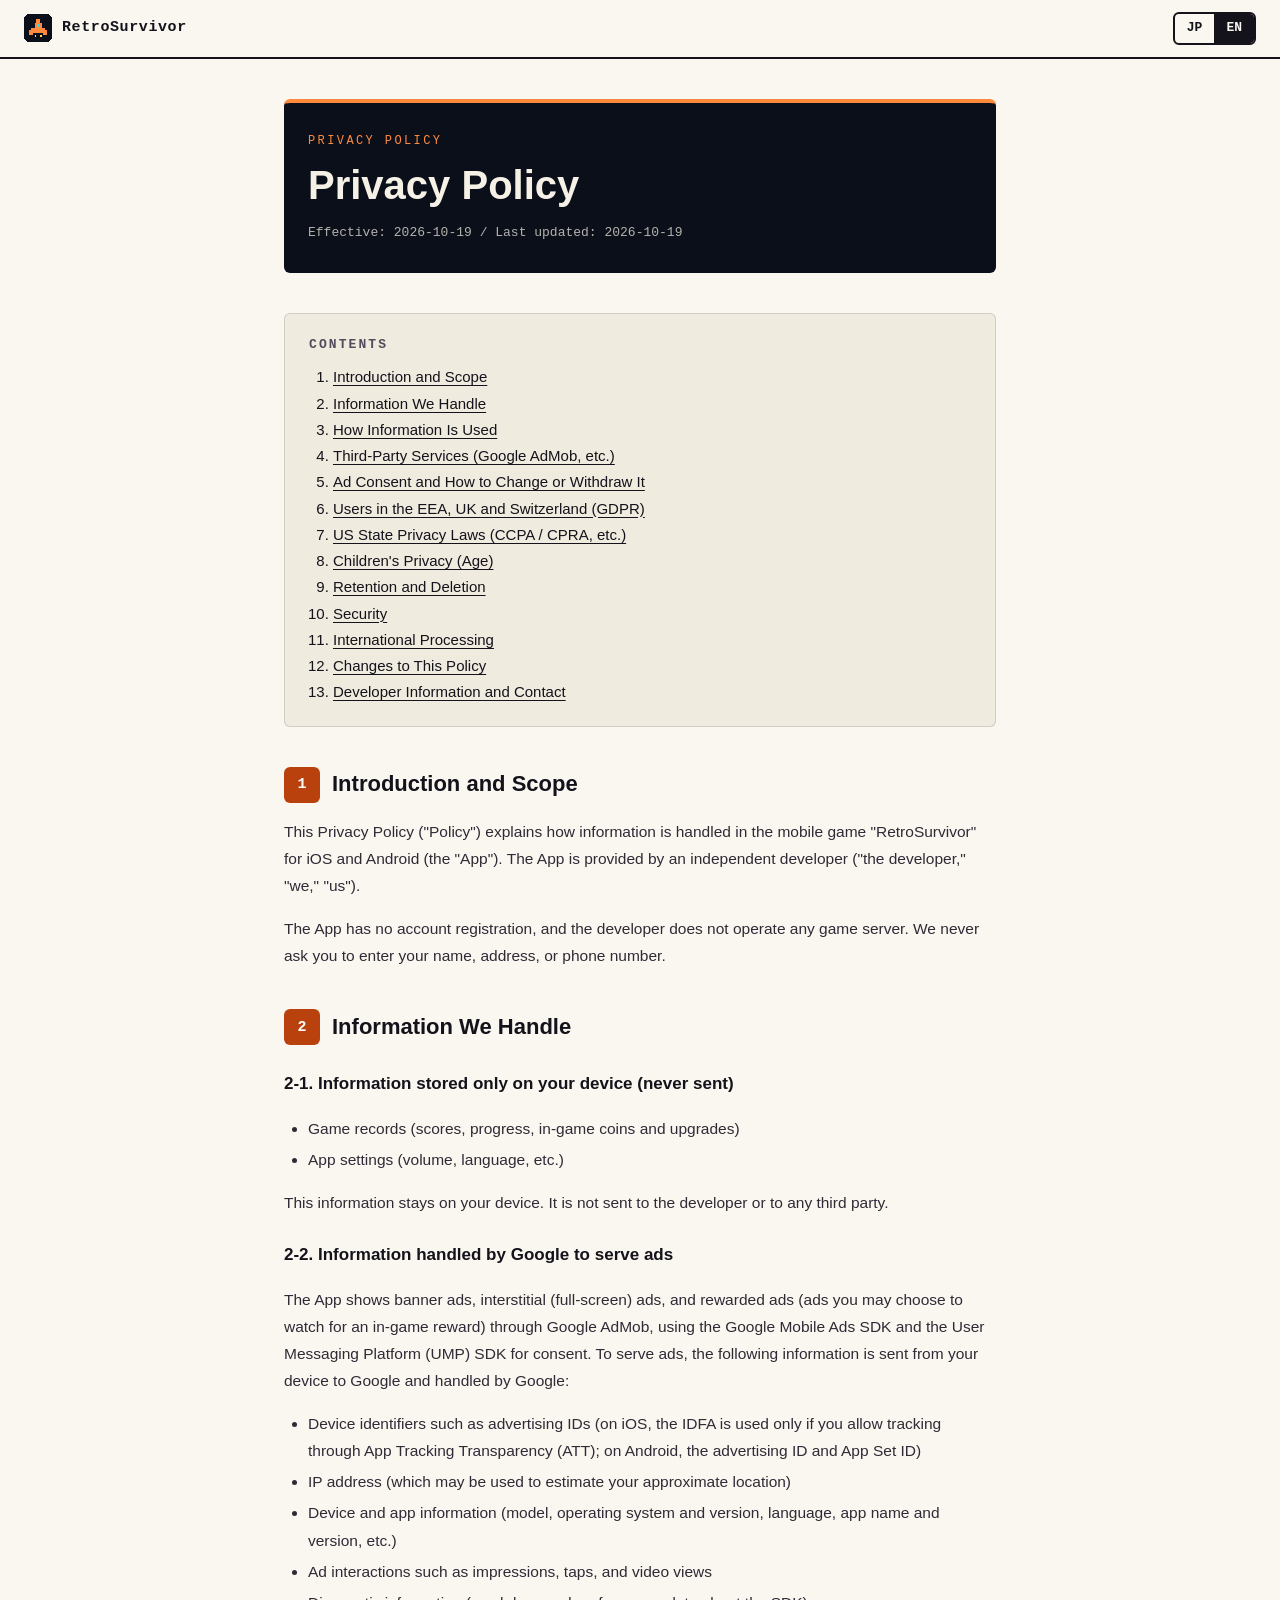
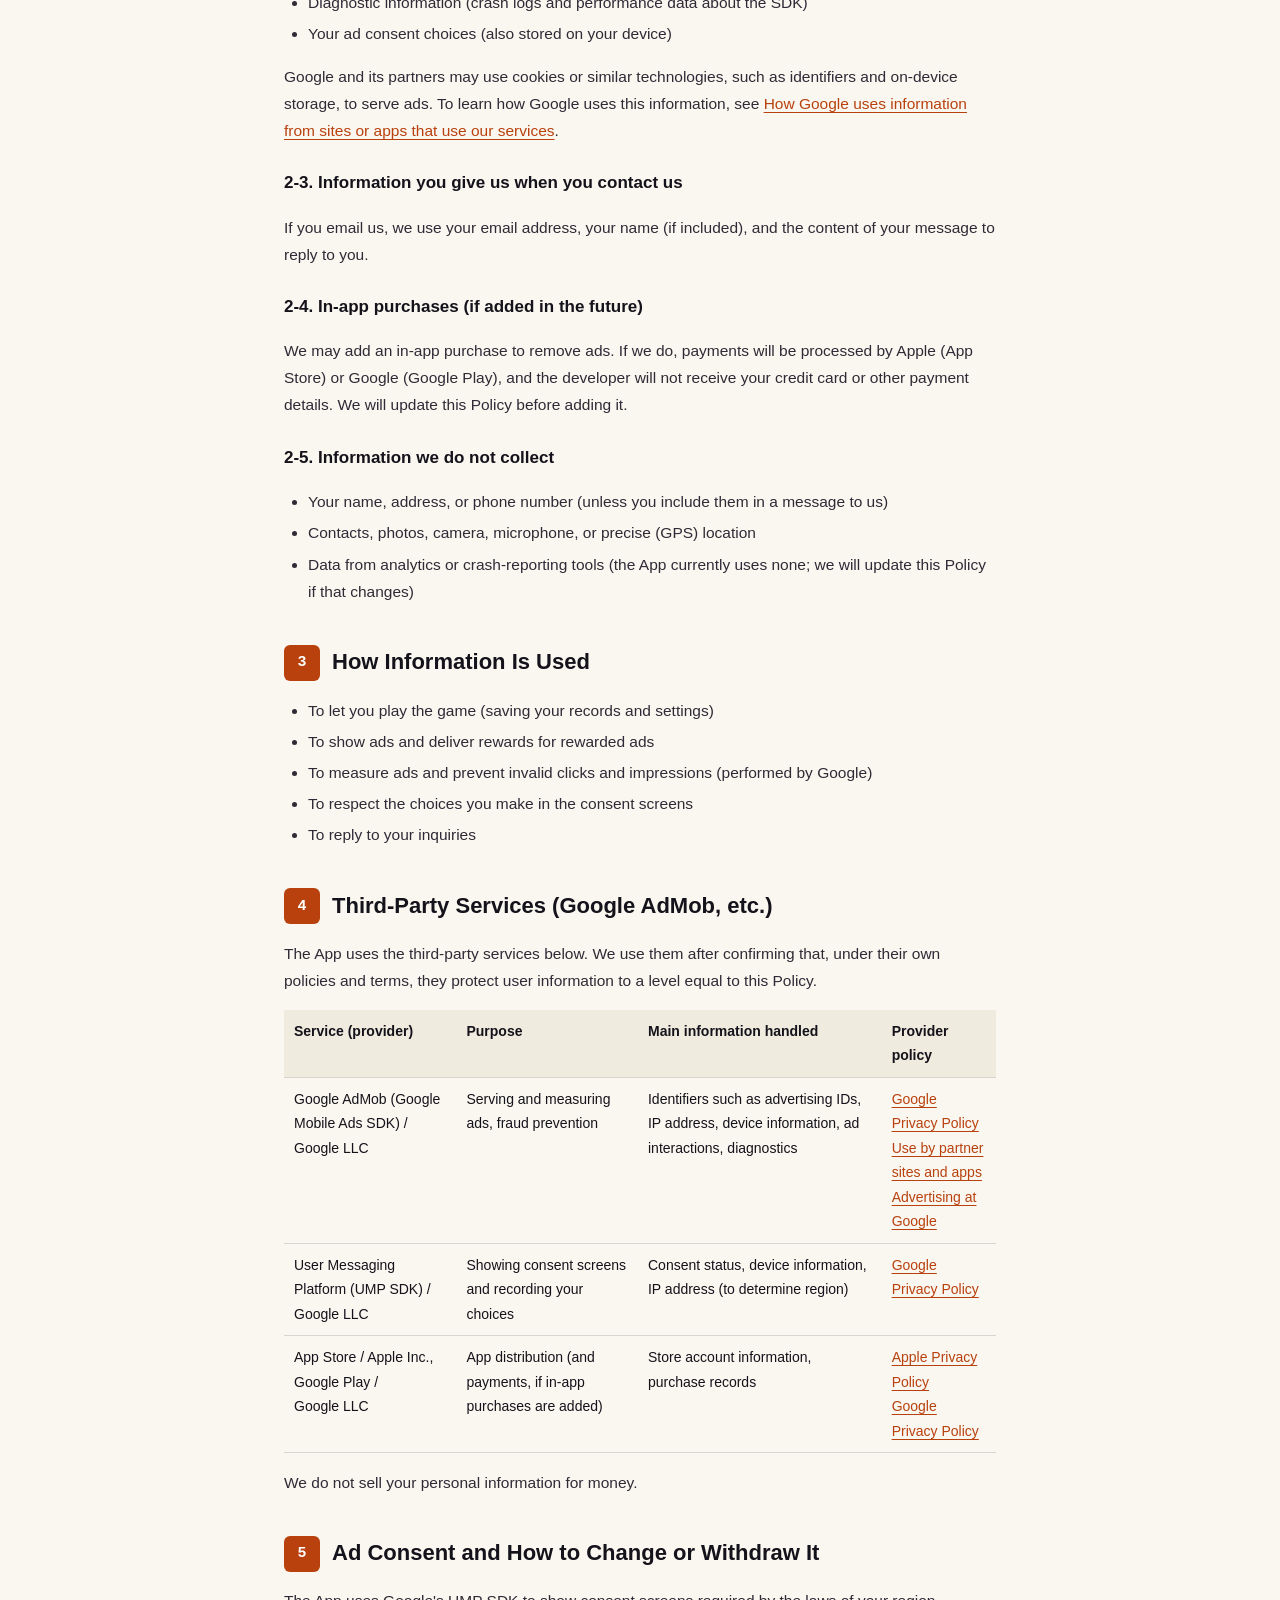
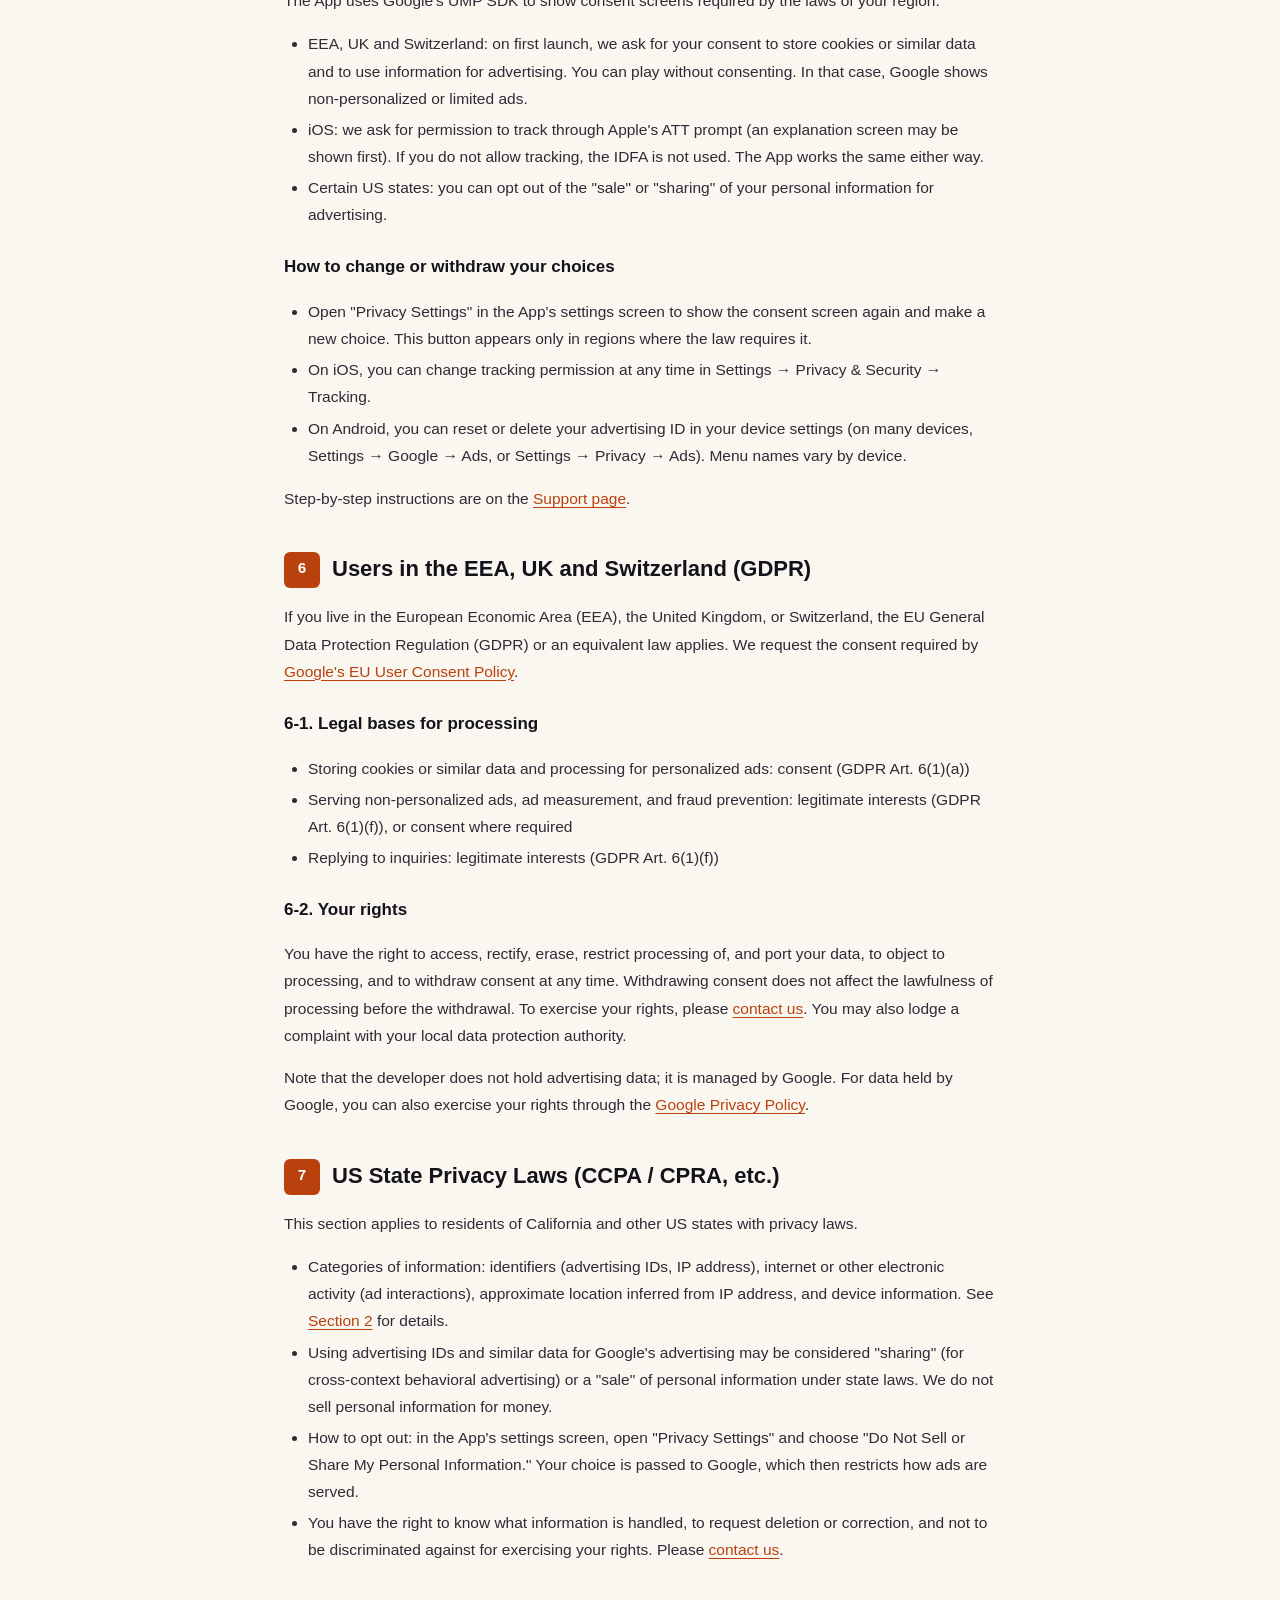
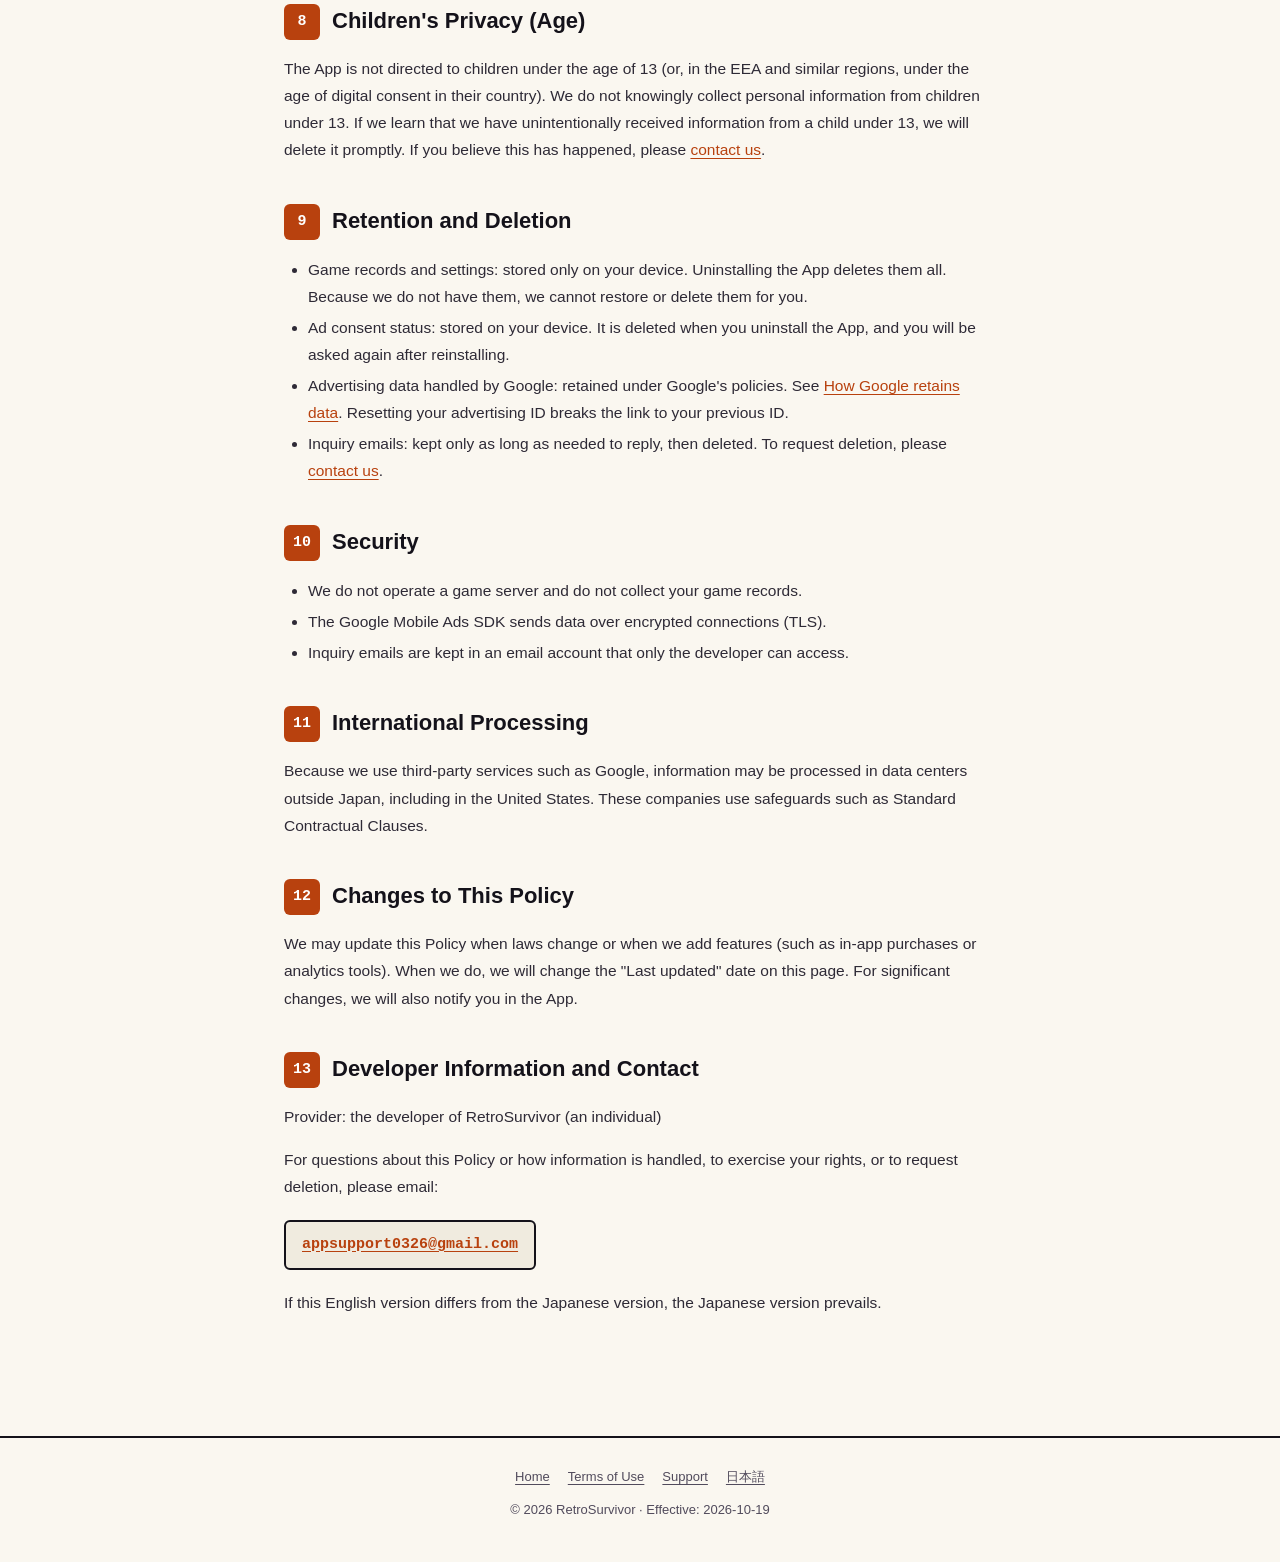
<file: privacy/en/index.html>
<!DOCTYPE html>
<html lang="en">
<head>
  <meta charset="UTF-8" />
  <meta name="viewport" content="width=device-width, initial-scale=1, viewport-fit=cover" />
  <title>Privacy Policy — RetroSurvivor</title>
  <meta name="description" content="Privacy Policy for the mobile game RetroSurvivor: what data is handled, Google AdMob, and ad consent (GDPR, ATT, US state laws)." />
  <link rel="alternate" hreflang="ja" href="https://hiro0211.github.io/retrosurvivor-legal/privacy/" />
  <link rel="alternate" hreflang="en" href="https://hiro0211.github.io/retrosurvivor-legal/privacy/en/" />
  <link rel="icon" href="../../assets/icons/favicon.svg" type="image/svg+xml" />
  <link rel="stylesheet" href="../../assets/css/style.css" />
</head>
<body>
  <header class="site-header">
    <a class="brand" href="../../">
      <img src="../../assets/icons/favicon.svg" alt="" />
      <span>RetroSurvivor</span>
    </a>
    <nav class="lang-switch" aria-label="Language">
      <a href="../" hreflang="ja">JP</a>
      <a href="./" class="active">EN</a>
    </nav>
  </header>

  <main>
    <div class="hero">
      <p class="eyebrow">Privacy Policy</p>
      <h1>Privacy Policy</h1>
      <p class="meta">Effective: 2026-10-19 / Last updated: 2026-10-19</p>
    </div>

    <nav class="toc" aria-label="Contents">
      <h2>Contents</h2>
      <ol>
        <li><a href="#s1">Introduction and Scope</a></li>
        <li><a href="#s2">Information We Handle</a></li>
        <li><a href="#s3">How Information Is Used</a></li>
        <li><a href="#s4">Third-Party Services (Google AdMob, etc.)</a></li>
        <li><a href="#s5">Ad Consent and How to Change or Withdraw It</a></li>
        <li><a href="#s6">Users in the EEA, UK and Switzerland (GDPR)</a></li>
        <li><a href="#s7">US State Privacy Laws (CCPA / CPRA, etc.)</a></li>
        <li><a href="#s8">Children's Privacy (Age)</a></li>
        <li><a href="#s9">Retention and Deletion</a></li>
        <li><a href="#s10">Security</a></li>
        <li><a href="#s11">International Processing</a></li>
        <li><a href="#s12">Changes to This Policy</a></li>
        <li><a href="#s13">Developer Information and Contact</a></li>
      </ol>
    </nav>

    <section class="legal" id="s1">
      <h2><span class="num">1</span>Introduction and Scope</h2>
      <p>This Privacy Policy ("Policy") explains how information is handled in the mobile game "RetroSurvivor" for iOS and Android (the "App"). The App is provided by an independent developer ("the developer," "we," "us").</p>
      <p>The App has no account registration, and the developer does not operate any game server. We never ask you to enter your name, address, or phone number.</p>
    </section>

    <section class="legal" id="s2">
      <h2><span class="num">2</span>Information We Handle</h2>

      <h3>2-1. Information stored only on your device (never sent)</h3>
      <ul>
        <li>Game records (scores, progress, in-game coins and upgrades)</li>
        <li>App settings (volume, language, etc.)</li>
      </ul>
      <p>This information stays on your device. It is not sent to the developer or to any third party.</p>

      <h3>2-2. Information handled by Google to serve ads</h3>
      <p>The App shows banner ads, interstitial (full-screen) ads, and rewarded ads (ads you may choose to watch for an in-game reward) through Google AdMob, using the Google Mobile Ads SDK and the User Messaging Platform (UMP) SDK for consent. To serve ads, the following information is sent from your device to Google and handled by Google:</p>
      <ul>
        <li>Device identifiers such as advertising IDs (on iOS, the IDFA is used only if you allow tracking through App Tracking Transparency (ATT); on Android, the advertising ID and App Set ID)</li>
        <li>IP address (which may be used to estimate your approximate location)</li>
        <li>Device and app information (model, operating system and version, language, app name and version, etc.)</li>
        <li>Ad interactions such as impressions, taps, and video views</li>
        <li>Diagnostic information (crash logs and performance data about the SDK)</li>
        <li>Your ad consent choices (also stored on your device)</li>
      </ul>
      <p>Google and its partners may use cookies or similar technologies, such as identifiers and on-device storage, to serve ads. To learn how Google uses this information, see <a href="https://policies.google.com/technologies/partner-sites" target="_blank" rel="noopener">How Google uses information from sites or apps that use our services</a>.</p>

      <h3>2-3. Information you give us when you contact us</h3>
      <p>If you email us, we use your email address, your name (if included), and the content of your message to reply to you.</p>

      <h3>2-4. In-app purchases (if added in the future)</h3>
      <p>We may add an in-app purchase to remove ads. If we do, payments will be processed by Apple (App Store) or Google (Google Play), and the developer will not receive your credit card or other payment details. We will update this Policy before adding it.</p>

      <h3>2-5. Information we do not collect</h3>
      <ul>
        <li>Your name, address, or phone number (unless you include them in a message to us)</li>
        <li>Contacts, photos, camera, microphone, or precise (GPS) location</li>
        <li>Data from analytics or crash-reporting tools (the App currently uses none; we will update this Policy if that changes)</li>
      </ul>
    </section>

    <section class="legal" id="s3">
      <h2><span class="num">3</span>How Information Is Used</h2>
      <ul>
        <li>To let you play the game (saving your records and settings)</li>
        <li>To show ads and deliver rewards for rewarded ads</li>
        <li>To measure ads and prevent invalid clicks and impressions (performed by Google)</li>
        <li>To respect the choices you make in the consent screens</li>
        <li>To reply to your inquiries</li>
      </ul>
    </section>

    <section class="legal" id="s4">
      <h2><span class="num">4</span>Third-Party Services (Google AdMob, etc.)</h2>
      <p>The App uses the third-party services below. We use them after confirming that, under their own policies and terms, they protect user information to a level equal to this Policy.</p>
      <div class="table-wrap">
        <table>
          <thead>
            <tr><th>Service (provider)</th><th>Purpose</th><th>Main information handled</th><th>Provider policy</th></tr>
          </thead>
          <tbody>
            <tr>
              <td data-label="Service (provider)">Google AdMob (Google Mobile Ads SDK) / Google&nbsp;LLC</td>
              <td data-label="Purpose">Serving and measuring ads, fraud prevention</td>
              <td data-label="Main information handled">Identifiers such as advertising IDs, IP address, device information, ad interactions, diagnostics</td>
              <td data-label="Provider policy"><a href="https://policies.google.com/privacy" target="_blank" rel="noopener">Google Privacy Policy</a><br /><a href="https://policies.google.com/technologies/partner-sites" target="_blank" rel="noopener">Use by partner sites and apps</a><br /><a href="https://policies.google.com/technologies/ads" target="_blank" rel="noopener">Advertising at Google</a></td>
            </tr>
            <tr>
              <td data-label="Service (provider)">User Messaging Platform (UMP SDK) / Google&nbsp;LLC</td>
              <td data-label="Purpose">Showing consent screens and recording your choices</td>
              <td data-label="Main information handled">Consent status, device information, IP address (to determine region)</td>
              <td data-label="Provider policy"><a href="https://policies.google.com/privacy" target="_blank" rel="noopener">Google Privacy Policy</a></td>
            </tr>
            <tr>
              <td data-label="Service (provider)">App Store / Apple Inc., Google Play / Google&nbsp;LLC</td>
              <td data-label="Purpose">App distribution (and payments, if in-app purchases are added)</td>
              <td data-label="Main information handled">Store account information, purchase records</td>
              <td data-label="Provider policy"><a href="https://www.apple.com/legal/privacy/" target="_blank" rel="noopener">Apple Privacy Policy</a><br /><a href="https://policies.google.com/privacy" target="_blank" rel="noopener">Google Privacy Policy</a></td>
            </tr>
          </tbody>
        </table>
      </div>
      <p>We do not sell your personal information for money.</p>
    </section>

    <section class="legal" id="s5">
      <h2><span class="num">5</span>Ad Consent and How to Change or Withdraw It</h2>
      <p>The App uses Google's UMP SDK to show consent screens required by the laws of your region.</p>
      <ul>
        <li>EEA, UK and Switzerland: on first launch, we ask for your consent to store cookies or similar data and to use information for advertising. You can play without consenting. In that case, Google shows non-personalized or limited ads.</li>
        <li>iOS: we ask for permission to track through Apple's ATT prompt (an explanation screen may be shown first). If you do not allow tracking, the IDFA is not used. The App works the same either way.</li>
        <li>Certain US states: you can opt out of the "sale" or "sharing" of your personal information for advertising.</li>
      </ul>
      <h3>How to change or withdraw your choices</h3>
      <ul>
        <li>Open "Privacy Settings" in the App's settings screen to show the consent screen again and make a new choice. This button appears only in regions where the law requires it.</li>
        <li>On iOS, you can change tracking permission at any time in Settings → Privacy &amp; Security → Tracking.</li>
        <li>On Android, you can reset or delete your advertising ID in your device settings (on many devices, Settings → Google → Ads, or Settings → Privacy → Ads). Menu names vary by device.</li>
      </ul>
      <p>Step-by-step instructions are on the <a href="../../support/en/">Support page</a>.</p>
    </section>

    <section class="legal" id="s6">
      <h2><span class="num">6</span>Users in the EEA, UK and Switzerland (GDPR)</h2>
      <p>If you live in the European Economic Area (EEA), the United Kingdom, or Switzerland, the EU General Data Protection Regulation (GDPR) or an equivalent law applies. We request the consent required by <a href="https://www.google.com/about/company/user-consent-policy/" target="_blank" rel="noopener">Google's EU User Consent Policy</a>.</p>
      <h3>6-1. Legal bases for processing</h3>
      <ul>
        <li>Storing cookies or similar data and processing for personalized ads: consent (GDPR Art. 6(1)(a))</li>
        <li>Serving non-personalized ads, ad measurement, and fraud prevention: legitimate interests (GDPR Art. 6(1)(f)), or consent where required</li>
        <li>Replying to inquiries: legitimate interests (GDPR Art. 6(1)(f))</li>
      </ul>
      <h3>6-2. Your rights</h3>
      <p>You have the right to access, rectify, erase, restrict processing of, and port your data, to object to processing, and to withdraw consent at any time. Withdrawing consent does not affect the lawfulness of processing before the withdrawal. To exercise your rights, please <a href="#s13">contact us</a>. You may also lodge a complaint with your local data protection authority.</p>
      <p>Note that the developer does not hold advertising data; it is managed by Google. For data held by Google, you can also exercise your rights through the <a href="https://policies.google.com/privacy" target="_blank" rel="noopener">Google Privacy Policy</a>.</p>
    </section>

    <section class="legal" id="s7">
      <h2><span class="num">7</span>US State Privacy Laws (CCPA / CPRA, etc.)</h2>
      <p>This section applies to residents of California and other US states with privacy laws.</p>
      <ul>
        <li>Categories of information: identifiers (advertising IDs, IP address), internet or other electronic activity (ad interactions), approximate location inferred from IP address, and device information. See <a href="#s2">Section 2</a> for details.</li>
        <li>Using advertising IDs and similar data for Google's advertising may be considered "sharing" (for cross-context behavioral advertising) or a "sale" of personal information under state laws. We do not sell personal information for money.</li>
        <li>How to opt out: in the App's settings screen, open "Privacy Settings" and choose "Do Not Sell or Share My Personal Information." Your choice is passed to Google, which then restricts how ads are served.</li>
        <li>You have the right to know what information is handled, to request deletion or correction, and not to be discriminated against for exercising your rights. Please <a href="#s13">contact us</a>.</li>
      </ul>
    </section>

    <section class="legal" id="s8">
      <h2><span class="num">8</span>Children's Privacy (Age)</h2>
      <p>The App is not directed to children under the age of 13 (or, in the EEA and similar regions, under the age of digital consent in their country). We do not knowingly collect personal information from children under 13. If we learn that we have unintentionally received information from a child under 13, we will delete it promptly. If you believe this has happened, please <a href="#s13">contact us</a>.</p>
    </section>

    <section class="legal" id="s9">
      <h2><span class="num">9</span>Retention and Deletion</h2>
      <ul>
        <li>Game records and settings: stored only on your device. Uninstalling the App deletes them all. Because we do not have them, we cannot restore or delete them for you.</li>
        <li>Ad consent status: stored on your device. It is deleted when you uninstall the App, and you will be asked again after reinstalling.</li>
        <li>Advertising data handled by Google: retained under Google's policies. See <a href="https://policies.google.com/technologies/retention" target="_blank" rel="noopener">How Google retains data</a>. Resetting your advertising ID breaks the link to your previous ID.</li>
        <li>Inquiry emails: kept only as long as needed to reply, then deleted. To request deletion, please <a href="#s13">contact us</a>.</li>
      </ul>
    </section>

    <section class="legal" id="s10">
      <h2><span class="num">10</span>Security</h2>
      <ul>
        <li>We do not operate a game server and do not collect your game records.</li>
        <li>The Google Mobile Ads SDK sends data over encrypted connections (TLS).</li>
        <li>Inquiry emails are kept in an email account that only the developer can access.</li>
      </ul>
    </section>

    <section class="legal" id="s11">
      <h2><span class="num">11</span>International Processing</h2>
      <p>Because we use third-party services such as Google, information may be processed in data centers outside Japan, including in the United States. These companies use safeguards such as Standard Contractual Clauses.</p>
    </section>

    <section class="legal" id="s12">
      <h2><span class="num">12</span>Changes to This Policy</h2>
      <p>We may update this Policy when laws change or when we add features (such as in-app purchases or analytics tools). When we do, we will change the "Last updated" date on this page. For significant changes, we will also notify you in the App.</p>
    </section>

    <section class="legal" id="s13">
      <h2><span class="num">13</span>Developer Information and Contact</h2>
      <p>Provider: the developer of RetroSurvivor (an individual)</p>
      <p>For questions about this Policy or how information is handled, to exercise your rights, or to request deletion, please email:</p>
      <p><a class="contact" href="mailto:appsupport0326@gmail.com?subject=RetroSurvivor%20Privacy">appsupport0326@gmail.com</a></p>
      <p>If this English version differs from the Japanese version, the Japanese version prevails.</p>
    </section>
  </main>

  <footer class="site-footer">
    <div class="links">
      <a href="../../">Home</a>
      <a href="../../terms/en/">Terms of Use</a>
      <a href="../../support/en/">Support</a>
      <a href="../">日本語</a>
    </div>
    <div>© 2026 RetroSurvivor · Effective: 2026-10-19</div>
  </footer>
</body>
</html>
</file>
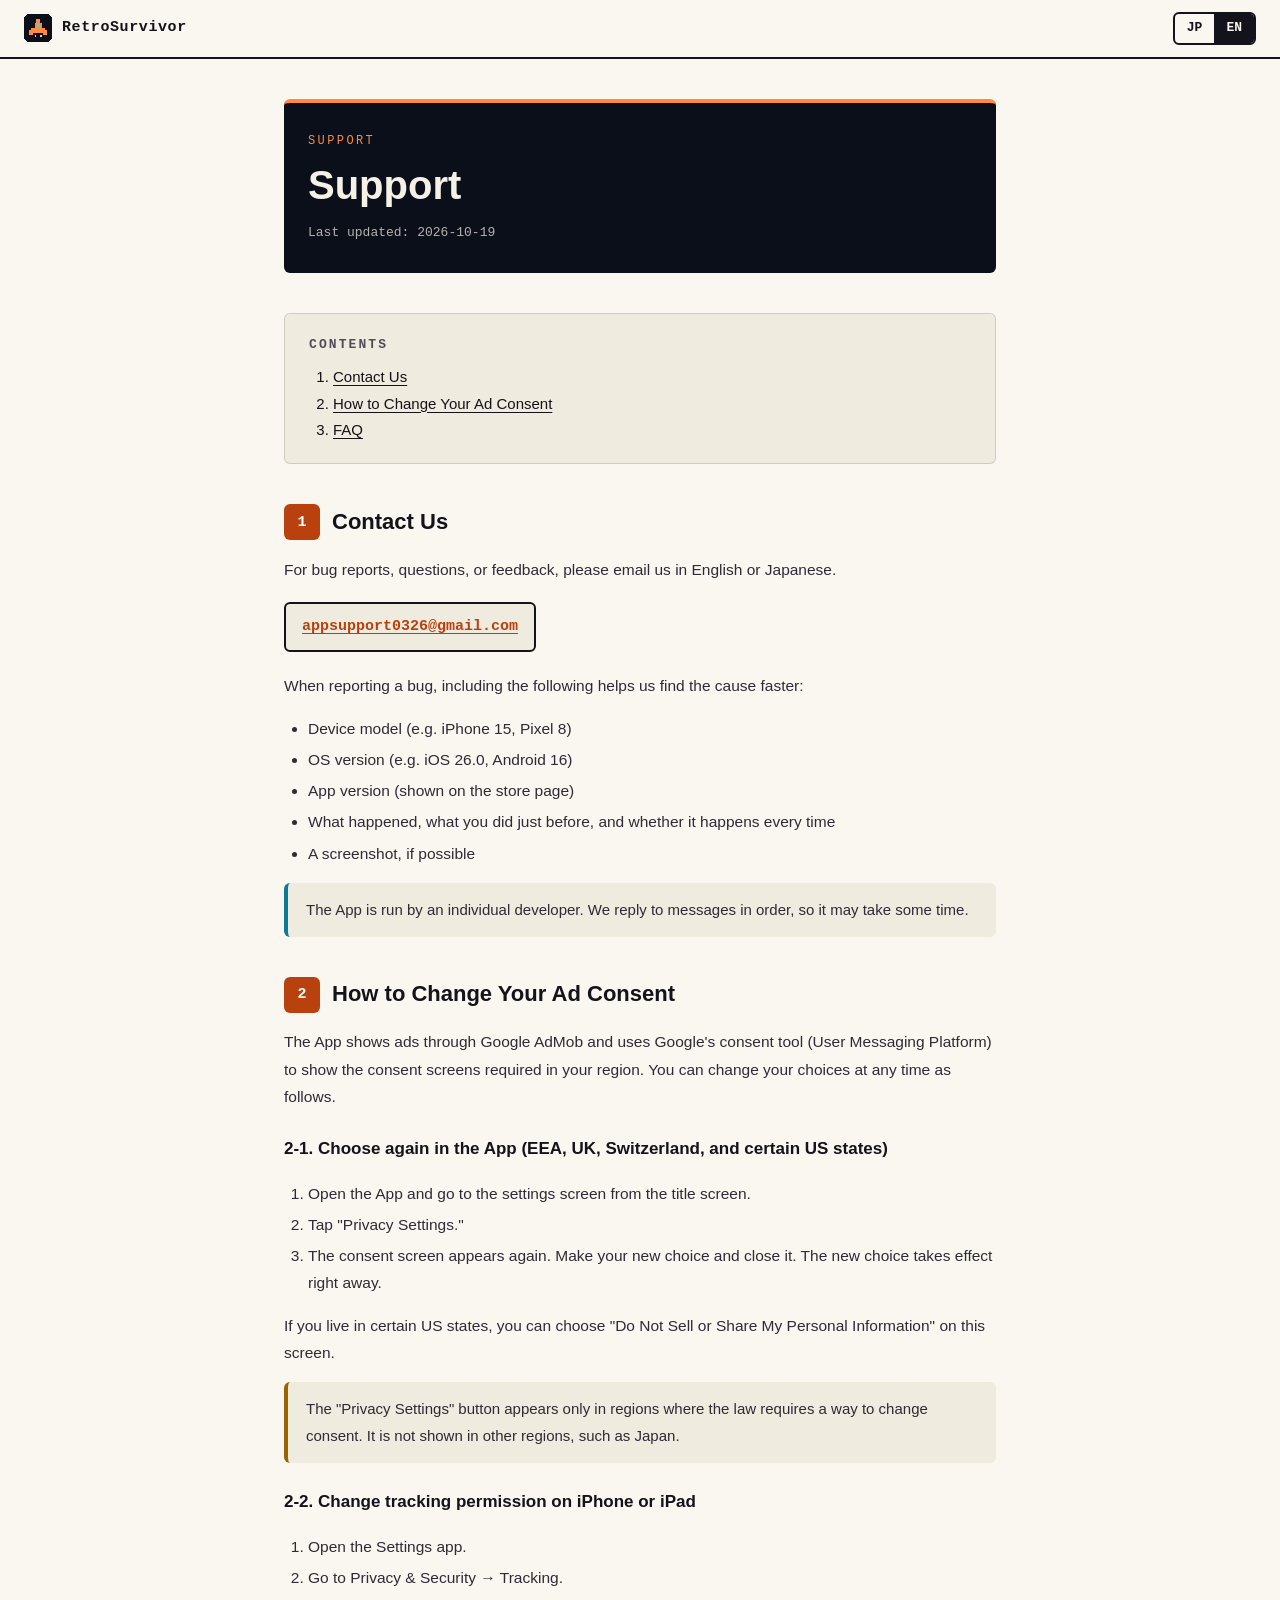
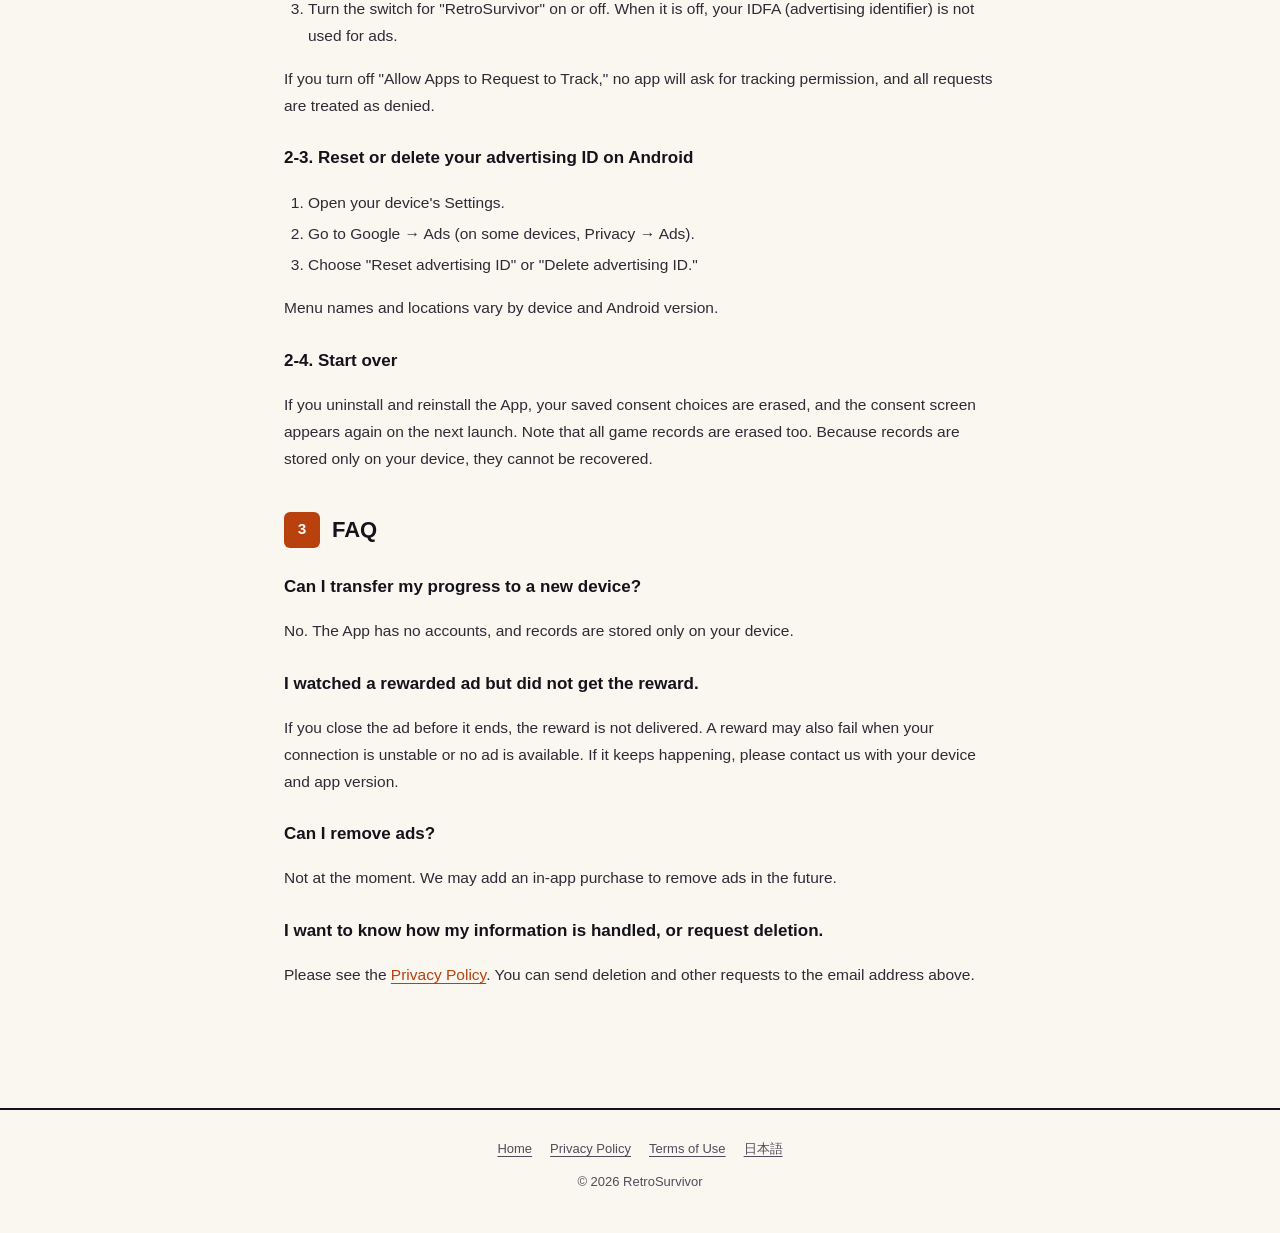
<file: support/en/index.html>
<!DOCTYPE html>
<html lang="en">
<head>
  <meta charset="UTF-8" />
  <meta name="viewport" content="width=device-width, initial-scale=1, viewport-fit=cover" />
  <title>Support — RetroSurvivor</title>
  <meta name="description" content="Support for the mobile game RetroSurvivor: how to contact us and how to change your ad consent." />
  <link rel="alternate" hreflang="ja" href="https://hiro0211.github.io/retrosurvivor-legal/support/" />
  <link rel="alternate" hreflang="en" href="https://hiro0211.github.io/retrosurvivor-legal/support/en/" />
  <link rel="icon" href="../../assets/icons/favicon.svg" type="image/svg+xml" />
  <link rel="stylesheet" href="../../assets/css/style.css" />
</head>
<body>
  <header class="site-header">
    <a class="brand" href="../../">
      <img src="../../assets/icons/favicon.svg" alt="" />
      <span>RetroSurvivor</span>
    </a>
    <nav class="lang-switch" aria-label="Language">
      <a href="../" hreflang="ja">JP</a>
      <a href="./" class="active">EN</a>
    </nav>
  </header>

  <main>
    <div class="hero">
      <p class="eyebrow">Support</p>
      <h1>Support</h1>
      <p class="meta">Last updated: 2026-10-19</p>
    </div>

    <nav class="toc" aria-label="Contents">
      <h2>Contents</h2>
      <ol>
        <li><a href="#s1">Contact Us</a></li>
        <li><a href="#s2">How to Change Your Ad Consent</a></li>
        <li><a href="#s3">FAQ</a></li>
      </ol>
    </nav>

    <section class="legal" id="s1">
      <h2><span class="num">1</span>Contact Us</h2>
      <p>For bug reports, questions, or feedback, please email us in English or Japanese.</p>
      <p><a class="contact" href="mailto:appsupport0326@gmail.com?subject=RetroSurvivor%20Support">appsupport0326@gmail.com</a></p>
      <p>When reporting a bug, including the following helps us find the cause faster:</p>
      <ul>
        <li>Device model (e.g. iPhone 15, Pixel 8)</li>
        <li>OS version (e.g. iOS 26.0, Android 16)</li>
        <li>App version (shown on the store page)</li>
        <li>What happened, what you did just before, and whether it happens every time</li>
        <li>A screenshot, if possible</li>
      </ul>
      <div class="callout">The App is run by an individual developer. We reply to messages in order, so it may take some time.</div>
    </section>

    <section class="legal" id="s2">
      <h2><span class="num">2</span>How to Change Your Ad Consent</h2>
      <p>The App shows ads through Google AdMob and uses Google's consent tool (User Messaging Platform) to show the consent screens required in your region. You can change your choices at any time as follows.</p>

      <h3>2-1. Choose again in the App (EEA, UK, Switzerland, and certain US states)</h3>
      <ol>
        <li>Open the App and go to the settings screen from the title screen.</li>
        <li>Tap "Privacy Settings."</li>
        <li>The consent screen appears again. Make your new choice and close it. The new choice takes effect right away.</li>
      </ol>
      <p>If you live in certain US states, you can choose "Do Not Sell or Share My Personal Information" on this screen.</p>
      <div class="callout warn">The "Privacy Settings" button appears only in regions where the law requires a way to change consent. It is not shown in other regions, such as Japan.</div>

      <h3>2-2. Change tracking permission on iPhone or iPad</h3>
      <ol>
        <li>Open the Settings app.</li>
        <li>Go to Privacy &amp; Security → Tracking.</li>
        <li>Turn the switch for "RetroSurvivor" on or off. When it is off, your IDFA (advertising identifier) is not used for ads.</li>
      </ol>
      <p>If you turn off "Allow Apps to Request to Track," no app will ask for tracking permission, and all requests are treated as denied.</p>

      <h3>2-3. Reset or delete your advertising ID on Android</h3>
      <ol>
        <li>Open your device's Settings.</li>
        <li>Go to Google → Ads (on some devices, Privacy → Ads).</li>
        <li>Choose "Reset advertising ID" or "Delete advertising ID."</li>
      </ol>
      <p>Menu names and locations vary by device and Android version.</p>

      <h3>2-4. Start over</h3>
      <p>If you uninstall and reinstall the App, your saved consent choices are erased, and the consent screen appears again on the next launch. Note that all game records are erased too. Because records are stored only on your device, they cannot be recovered.</p>
    </section>

    <section class="legal" id="s3">
      <h2><span class="num">3</span>FAQ</h2>
      <h3>Can I transfer my progress to a new device?</h3>
      <p>No. The App has no accounts, and records are stored only on your device.</p>
      <h3>I watched a rewarded ad but did not get the reward.</h3>
      <p>If you close the ad before it ends, the reward is not delivered. A reward may also fail when your connection is unstable or no ad is available. If it keeps happening, please contact us with your device and app version.</p>
      <h3>Can I remove ads?</h3>
      <p>Not at the moment. We may add an in-app purchase to remove ads in the future.</p>
      <h3>I want to know how my information is handled, or request deletion.</h3>
      <p>Please see the <a href="../../privacy/en/">Privacy Policy</a>. You can send deletion and other requests to the email address above.</p>
    </section>
  </main>

  <footer class="site-footer">
    <div class="links">
      <a href="../../">Home</a>
      <a href="../../privacy/en/">Privacy Policy</a>
      <a href="../../terms/en/">Terms of Use</a>
      <a href="../">日本語</a>
    </div>
    <div>© 2026 RetroSurvivor</div>
  </footer>
</body>
</html>
</file>
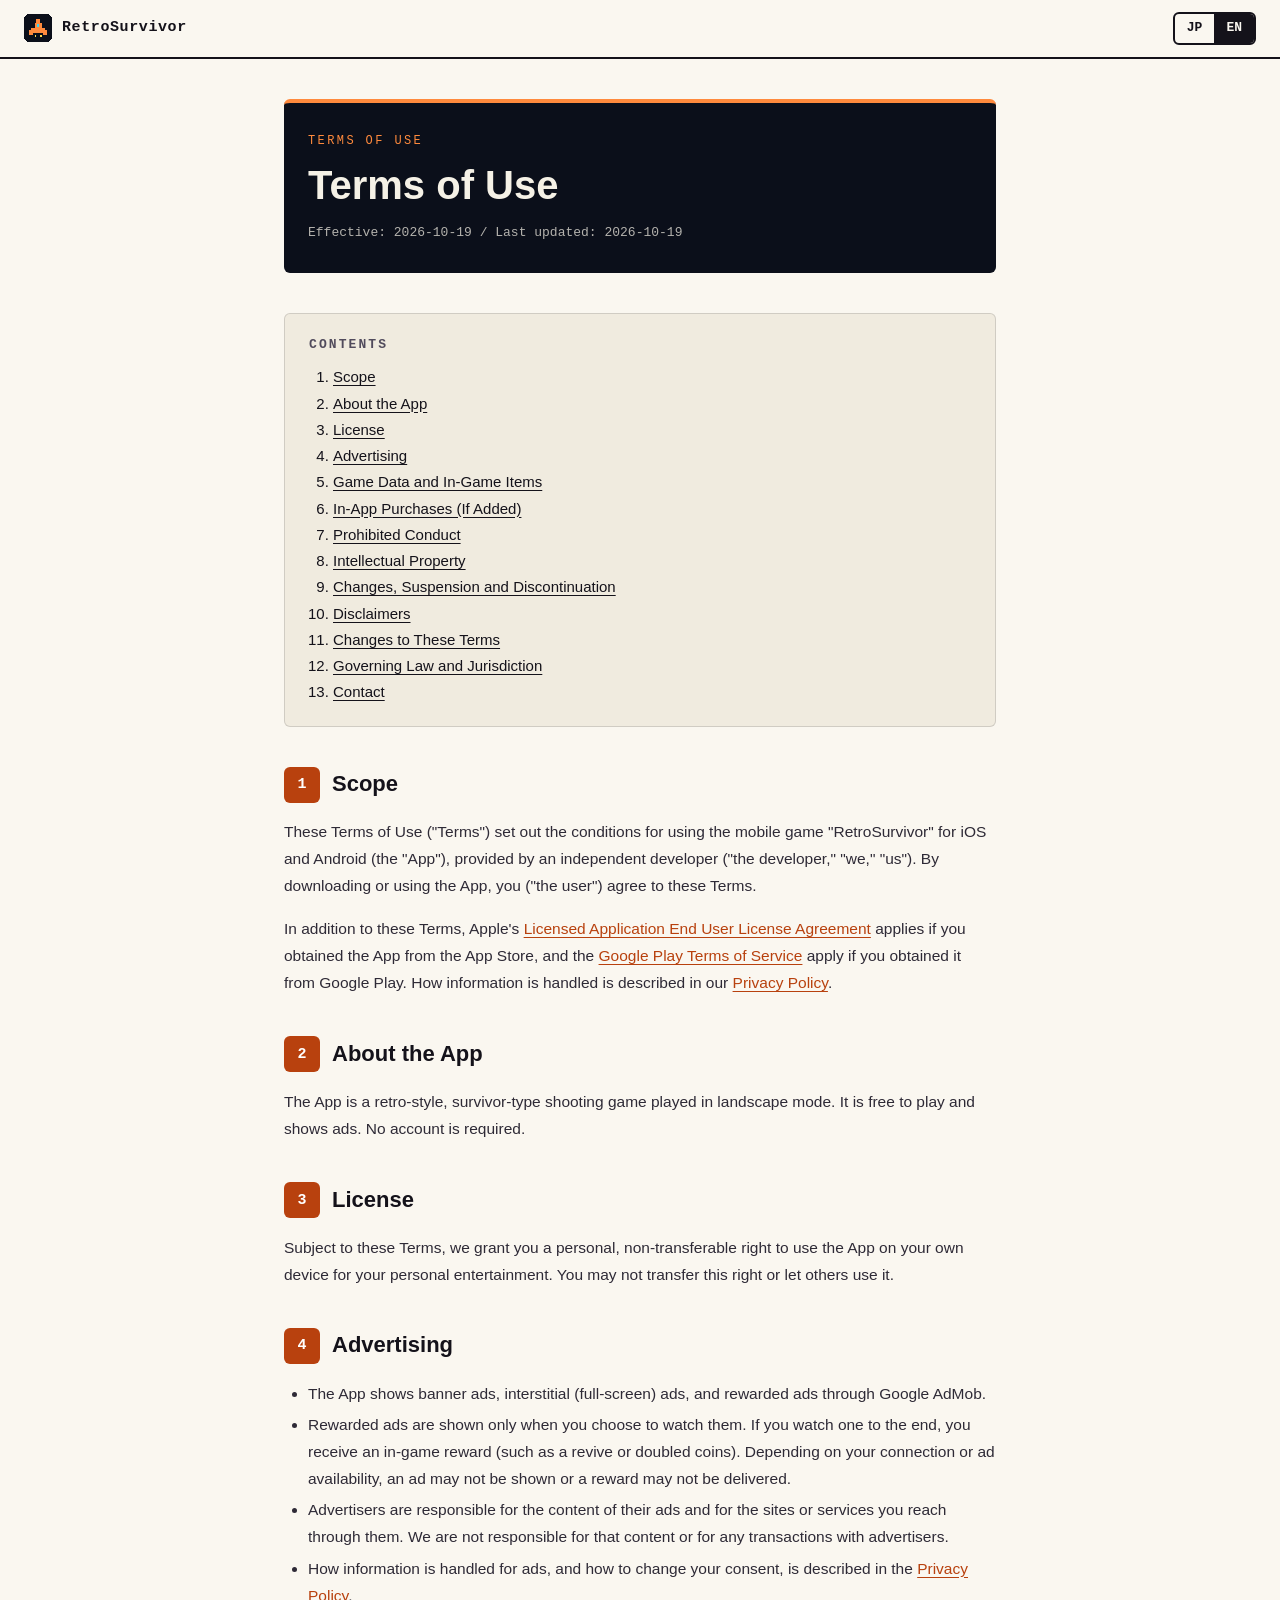
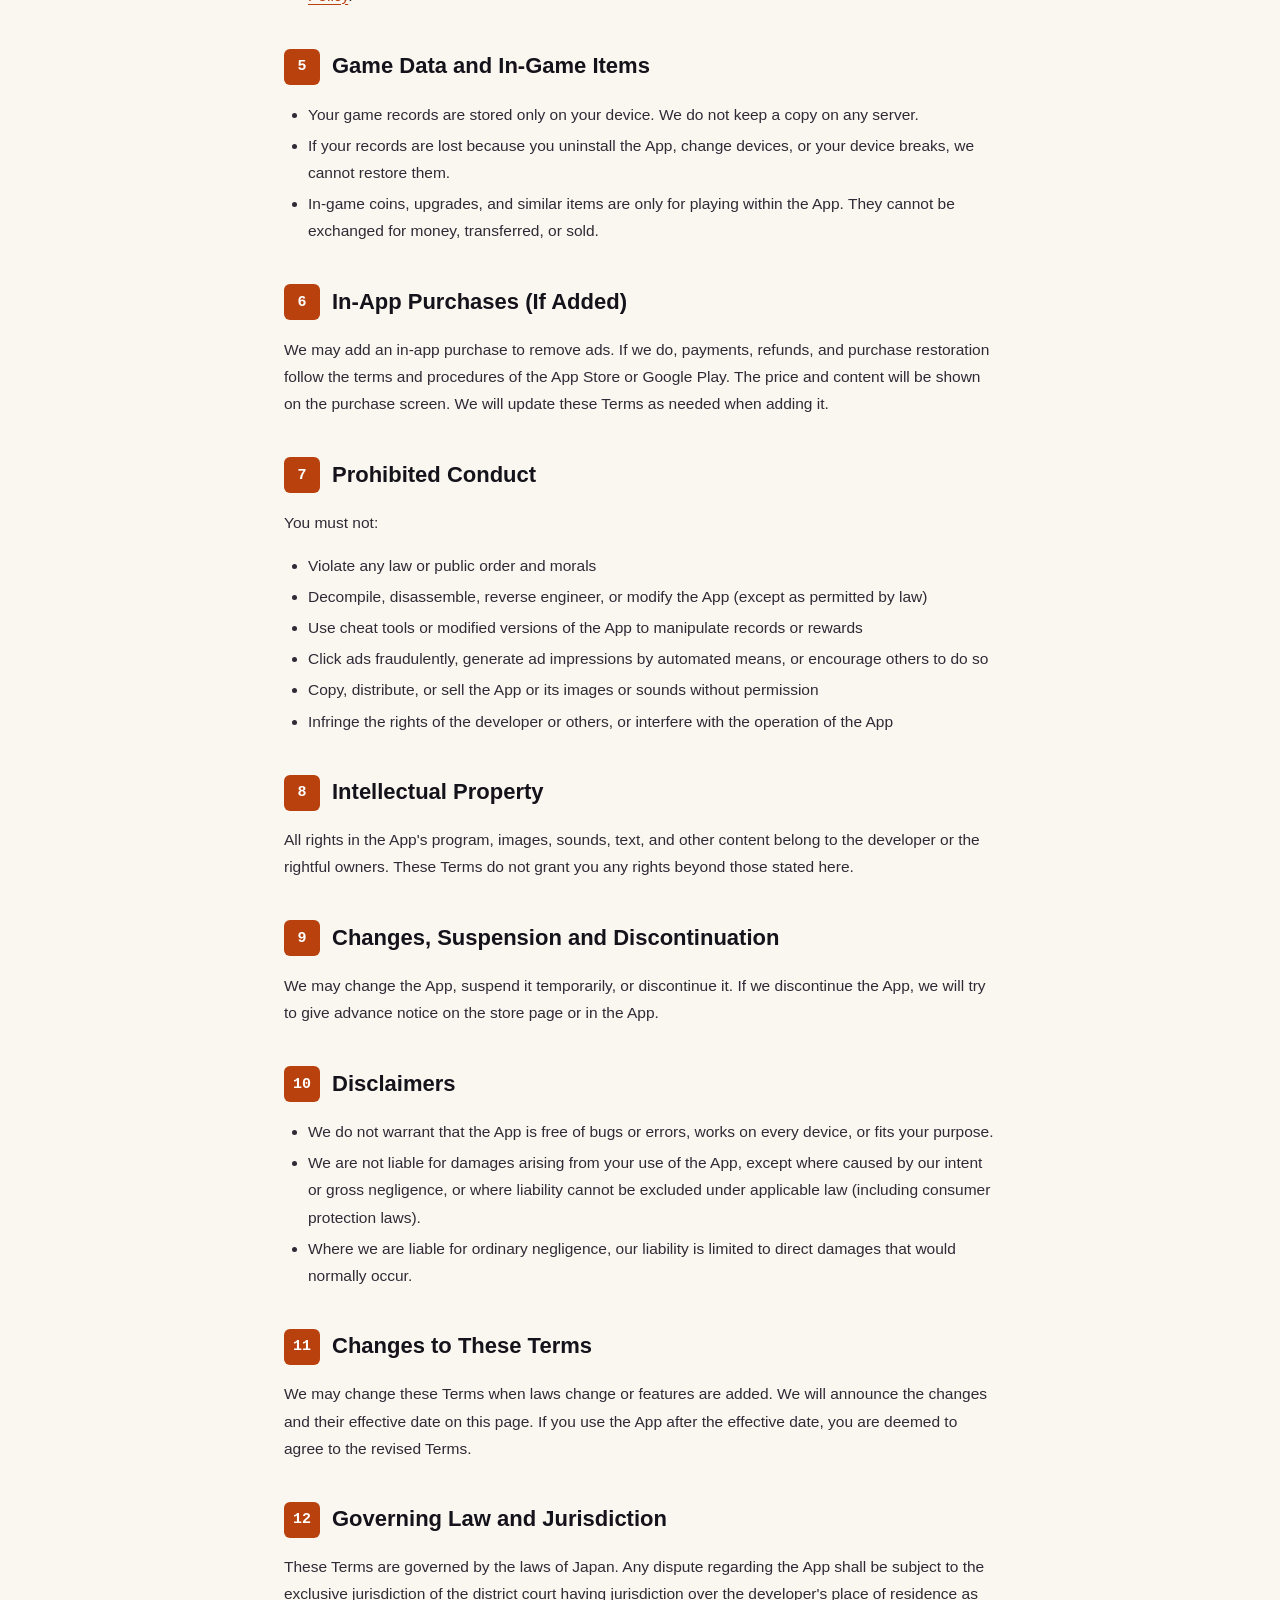
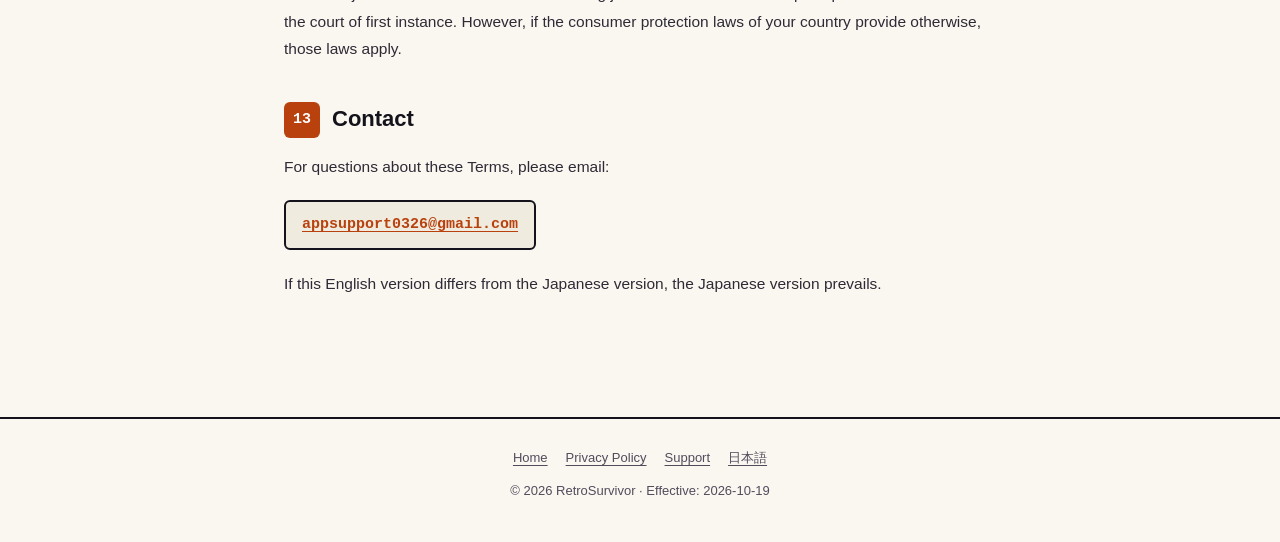
<file: terms/en/index.html>
<!DOCTYPE html>
<html lang="en">
<head>
  <meta charset="UTF-8" />
  <meta name="viewport" content="width=device-width, initial-scale=1, viewport-fit=cover" />
  <title>Terms of Use — RetroSurvivor</title>
  <meta name="description" content="Terms of Use for the mobile game RetroSurvivor: permitted use, advertising, game data, and disclaimers." />
  <link rel="alternate" hreflang="ja" href="https://hiro0211.github.io/retrosurvivor-legal/terms/" />
  <link rel="alternate" hreflang="en" href="https://hiro0211.github.io/retrosurvivor-legal/terms/en/" />
  <link rel="icon" href="../../assets/icons/favicon.svg" type="image/svg+xml" />
  <link rel="stylesheet" href="../../assets/css/style.css" />
</head>
<body>
  <header class="site-header">
    <a class="brand" href="../../">
      <img src="../../assets/icons/favicon.svg" alt="" />
      <span>RetroSurvivor</span>
    </a>
    <nav class="lang-switch" aria-label="Language">
      <a href="../" hreflang="ja">JP</a>
      <a href="./" class="active">EN</a>
    </nav>
  </header>

  <main>
    <div class="hero">
      <p class="eyebrow">Terms of Use</p>
      <h1>Terms of Use</h1>
      <p class="meta">Effective: 2026-10-19 / Last updated: 2026-10-19</p>
    </div>

    <nav class="toc" aria-label="Contents">
      <h2>Contents</h2>
      <ol>
        <li><a href="#s1">Scope</a></li>
        <li><a href="#s2">About the App</a></li>
        <li><a href="#s3">License</a></li>
        <li><a href="#s4">Advertising</a></li>
        <li><a href="#s5">Game Data and In-Game Items</a></li>
        <li><a href="#s6">In-App Purchases (If Added)</a></li>
        <li><a href="#s7">Prohibited Conduct</a></li>
        <li><a href="#s8">Intellectual Property</a></li>
        <li><a href="#s9">Changes, Suspension and Discontinuation</a></li>
        <li><a href="#s10">Disclaimers</a></li>
        <li><a href="#s11">Changes to These Terms</a></li>
        <li><a href="#s12">Governing Law and Jurisdiction</a></li>
        <li><a href="#s13">Contact</a></li>
      </ol>
    </nav>

    <section class="legal" id="s1">
      <h2><span class="num">1</span>Scope</h2>
      <p>These Terms of Use ("Terms") set out the conditions for using the mobile game "RetroSurvivor" for iOS and Android (the "App"), provided by an independent developer ("the developer," "we," "us"). By downloading or using the App, you ("the user") agree to these Terms.</p>
      <p>In addition to these Terms, Apple's <a href="https://www.apple.com/legal/internet-services/itunes/dev/stdeula/" target="_blank" rel="noopener">Licensed Application End User License Agreement</a> applies if you obtained the App from the App Store, and the <a href="https://play.google/play-terms/" target="_blank" rel="noopener">Google Play Terms of Service</a> apply if you obtained it from Google Play. How information is handled is described in our <a href="../../privacy/en/">Privacy Policy</a>.</p>
    </section>

    <section class="legal" id="s2">
      <h2><span class="num">2</span>About the App</h2>
      <p>The App is a retro-style, survivor-type shooting game played in landscape mode. It is free to play and shows ads. No account is required.</p>
    </section>

    <section class="legal" id="s3">
      <h2><span class="num">3</span>License</h2>
      <p>Subject to these Terms, we grant you a personal, non-transferable right to use the App on your own device for your personal entertainment. You may not transfer this right or let others use it.</p>
    </section>

    <section class="legal" id="s4">
      <h2><span class="num">4</span>Advertising</h2>
      <ul>
        <li>The App shows banner ads, interstitial (full-screen) ads, and rewarded ads through Google AdMob.</li>
        <li>Rewarded ads are shown only when you choose to watch them. If you watch one to the end, you receive an in-game reward (such as a revive or doubled coins). Depending on your connection or ad availability, an ad may not be shown or a reward may not be delivered.</li>
        <li>Advertisers are responsible for the content of their ads and for the sites or services you reach through them. We are not responsible for that content or for any transactions with advertisers.</li>
        <li>How information is handled for ads, and how to change your consent, is described in the <a href="../../privacy/en/#s5">Privacy Policy</a>.</li>
      </ul>
    </section>

    <section class="legal" id="s5">
      <h2><span class="num">5</span>Game Data and In-Game Items</h2>
      <ul>
        <li>Your game records are stored only on your device. We do not keep a copy on any server.</li>
        <li>If your records are lost because you uninstall the App, change devices, or your device breaks, we cannot restore them.</li>
        <li>In-game coins, upgrades, and similar items are only for playing within the App. They cannot be exchanged for money, transferred, or sold.</li>
      </ul>
    </section>

    <section class="legal" id="s6">
      <h2><span class="num">6</span>In-App Purchases (If Added)</h2>
      <p>We may add an in-app purchase to remove ads. If we do, payments, refunds, and purchase restoration follow the terms and procedures of the App Store or Google Play. The price and content will be shown on the purchase screen. We will update these Terms as needed when adding it.</p>
    </section>

    <section class="legal" id="s7">
      <h2><span class="num">7</span>Prohibited Conduct</h2>
      <p>You must not:</p>
      <ul>
        <li>Violate any law or public order and morals</li>
        <li>Decompile, disassemble, reverse engineer, or modify the App (except as permitted by law)</li>
        <li>Use cheat tools or modified versions of the App to manipulate records or rewards</li>
        <li>Click ads fraudulently, generate ad impressions by automated means, or encourage others to do so</li>
        <li>Copy, distribute, or sell the App or its images or sounds without permission</li>
        <li>Infringe the rights of the developer or others, or interfere with the operation of the App</li>
      </ul>
    </section>

    <section class="legal" id="s8">
      <h2><span class="num">8</span>Intellectual Property</h2>
      <p>All rights in the App's program, images, sounds, text, and other content belong to the developer or the rightful owners. These Terms do not grant you any rights beyond those stated here.</p>
    </section>

    <section class="legal" id="s9">
      <h2><span class="num">9</span>Changes, Suspension and Discontinuation</h2>
      <p>We may change the App, suspend it temporarily, or discontinue it. If we discontinue the App, we will try to give advance notice on the store page or in the App.</p>
    </section>

    <section class="legal" id="s10">
      <h2><span class="num">10</span>Disclaimers</h2>
      <ul>
        <li>We do not warrant that the App is free of bugs or errors, works on every device, or fits your purpose.</li>
        <li>We are not liable for damages arising from your use of the App, except where caused by our intent or gross negligence, or where liability cannot be excluded under applicable law (including consumer protection laws).</li>
        <li>Where we are liable for ordinary negligence, our liability is limited to direct damages that would normally occur.</li>
      </ul>
    </section>

    <section class="legal" id="s11">
      <h2><span class="num">11</span>Changes to These Terms</h2>
      <p>We may change these Terms when laws change or features are added. We will announce the changes and their effective date on this page. If you use the App after the effective date, you are deemed to agree to the revised Terms.</p>
    </section>

    <section class="legal" id="s12">
      <h2><span class="num">12</span>Governing Law and Jurisdiction</h2>
      <p>These Terms are governed by the laws of Japan. Any dispute regarding the App shall be subject to the exclusive jurisdiction of the district court having jurisdiction over the developer's place of residence as the court of first instance. However, if the consumer protection laws of your country provide otherwise, those laws apply.</p>
    </section>

    <section class="legal" id="s13">
      <h2><span class="num">13</span>Contact</h2>
      <p>For questions about these Terms, please email:</p>
      <p><a class="contact" href="mailto:appsupport0326@gmail.com?subject=RetroSurvivor">appsupport0326@gmail.com</a></p>
      <p>If this English version differs from the Japanese version, the Japanese version prevails.</p>
    </section>
  </main>

  <footer class="site-footer">
    <div class="links">
      <a href="../../">Home</a>
      <a href="../../privacy/en/">Privacy Policy</a>
      <a href="../../support/en/">Support</a>
      <a href="../">日本語</a>
    </div>
    <div>© 2026 RetroSurvivor · Effective: 2026-10-19</div>
  </footer>
</body>
</html>
</file>
<file: assets/css/style.css>
/* RetroSurvivor Legal — simple retro arcade style */

:root {
  color-scheme: light dark;

  --bg: #FAF7F0;
  --surface: #F0EBDF;
  --surface-elevated: #E4DCCB;
  --text-primary: #14121A;
  --text-secondary: #2E2A36;
  --text-tertiary: #514B5C;
  --divider: rgba(20, 18, 26, 0.14);
  --accent: #B8410E;
  --accent-ink: #FFFFFF;
  --accent-2: #0B7A94;
  --warn: #9A6400;
  --hero-bg: #0B0F1A;
  --hero-text: #F5F1E6;
  --hero-accent: #FF8A3D;

  --radius: 6px;

  --font-text: -apple-system, BlinkMacSystemFont, "Segoe UI", "Hiragino Sans",
    "Hiragino Kaku Gothic ProN", "Yu Gothic", "Noto Sans JP", sans-serif;
  --font-mono: ui-monospace, "SF Mono", Menlo, Consolas, "Roboto Mono", monospace;
}

@media (prefers-color-scheme: dark) {
  :root {
    --bg: #0B0F1A;
    --surface: #141A2A;
    --surface-elevated: #1E2639;
    --text-primary: #F5F1E6;
    --text-secondary: #DAD4C6;
    --text-tertiary: #9A94A6;
    --divider: rgba(245, 241, 230, 0.14);
    --accent: #FF8A3D;
    --accent-ink: #0B0F1A;
    --accent-2: #3DD6F5;
    --warn: #FFD84D;
    --hero-bg: #141A2A;
  }
}

* { box-sizing: border-box; }

html, body {
  margin: 0;
  padding: 0;
  background: var(--bg);
  color: var(--text-primary);
  font-family: var(--font-text);
  font-size: 16px;
  line-height: 1.75;
  -webkit-font-smoothing: antialiased;
  -webkit-text-size-adjust: 100%;
}

a {
  color: var(--accent);
  text-decoration: underline;
  text-underline-offset: 3px;
  overflow-wrap: anywhere;
}
a:hover { text-decoration-thickness: 2px; }

/* ---------- Header ---------- */
.site-header {
  position: sticky;
  top: 0;
  z-index: 10;
  display: flex;
  align-items: center;
  justify-content: space-between;
  gap: 12px;
  padding: 12px 24px;
  background: var(--bg);
  border-bottom: 2px solid var(--text-primary);
}
.brand {
  display: inline-flex;
  align-items: center;
  gap: 10px;
  font-family: var(--font-mono);
  font-weight: 700;
  font-size: 15px;
  letter-spacing: 0.04em;
  color: var(--text-primary);
  text-decoration: none;
}
.brand img { width: 28px; height: 28px; image-rendering: pixelated; }

.lang-switch {
  display: inline-flex;
  border: 2px solid var(--text-primary);
  border-radius: var(--radius);
  overflow: hidden;
  font-family: var(--font-mono);
  font-size: 13px;
  font-weight: 700;
}
.lang-switch a {
  padding: 3px 12px;
  color: var(--text-primary);
  text-decoration: none;
}
.lang-switch a.active { background: var(--text-primary); color: var(--bg); }

/* ---------- Layout ---------- */
main {
  max-width: 760px;
  margin: 0 auto;
  padding: 40px 24px 80px;
}

.hero {
  margin-bottom: 40px;
  padding: 28px 24px;
  border-radius: var(--radius);
  background: var(--hero-bg);
  color: var(--hero-text);
  border-top: 4px solid var(--hero-accent);
}
.hero .eyebrow {
  margin: 0 0 8px;
  font-family: var(--font-mono);
  font-size: 12px;
  letter-spacing: 0.2em;
  text-transform: uppercase;
  color: var(--hero-accent);
}
.hero h1 {
  margin: 0;
  font-size: clamp(28px, 6vw, 40px);
  line-height: 1.25;
  color: var(--hero-text);
}
.hero .meta {
  margin: 12px 0 0;
  font-family: var(--font-mono);
  font-size: 13px;
  color: rgba(245, 241, 230, 0.72);
}

/* ---------- TOC ---------- */
.toc {
  margin: 0 0 40px;
  padding: 20px 24px;
  border-radius: var(--radius);
  background: var(--surface);
  border: 1px solid var(--divider);
}
.toc h2 {
  margin: 0 0 8px;
  font-family: var(--font-mono);
  font-size: 13px;
  letter-spacing: 0.16em;
  text-transform: uppercase;
  color: var(--text-tertiary);
}
.toc ol { margin: 0; padding-left: 24px; }
.toc li { font-size: 15px; }
.toc a { color: var(--text-primary); }

/* ---------- Sections ---------- */
section.legal { margin: 40px 0; scroll-margin-top: 72px; }
section.legal h2 {
  display: flex;
  align-items: center;
  gap: 12px;
  margin: 0 0 12px;
  font-size: 22px;
  line-height: 1.4;
}
section.legal h2 .num {
  display: inline-grid;
  place-items: center;
  flex-shrink: 0;
  min-width: 36px;
  height: 36px;
  padding: 0 6px;
  border-radius: var(--radius);
  background: var(--accent);
  color: var(--accent-ink);
  font-family: var(--font-mono);
  font-size: 15px;
}
section.legal h3 { margin: 24px 0 6px; font-size: 17px; }
h1, h2, h3 { text-wrap: balance; word-break: auto-phrase; }
section.legal p,
section.legal li { color: var(--text-secondary); font-size: 15.5px; }
section.legal ul,
section.legal ol { padding-left: 24px; }
section.legal li + li { margin-top: 4px; }

code {
  font-family: var(--font-mono);
  font-size: 0.88em;
  padding: 1px 5px;
  border-radius: 4px;
  background: var(--surface);
  overflow-wrap: anywhere;
}

.callout {
  margin: 16px 0;
  padding: 14px 18px;
  border-radius: var(--radius);
  background: var(--surface);
  border-left: 4px solid var(--accent-2);
  font-size: 15px;
  color: var(--text-secondary);
}
.callout.warn { border-left-color: var(--warn); }

.table-wrap { width: 100%; overflow-x: auto; margin: 12px 0; }
table { width: 100%; border-collapse: collapse; font-size: 14px; min-width: 520px; }
th, td {
  padding: 9px 10px;
  border-bottom: 1px solid var(--divider);
  text-align: left;
  vertical-align: top;
}
th { background: var(--surface); color: var(--text-primary); }

.contact {
  display: inline-block;
  margin: 4px 0;
  padding: 10px 16px;
  border: 2px solid var(--text-primary);
  border-radius: var(--radius);
  background: var(--surface);
  font-family: var(--font-mono);
  font-size: 15px;
  font-weight: 700;
}

/* ---------- Footer ---------- */
.site-footer {
  padding: 28px 24px 40px;
  border-top: 2px solid var(--text-primary);
  text-align: center;
  font-size: 13px;
  color: var(--text-tertiary);
}
.site-footer .links {
  display: flex;
  flex-wrap: wrap;
  justify-content: center;
  gap: 8px 18px;
  margin-bottom: 10px;
}
.site-footer .links a { color: var(--text-tertiary); }

/* ---------- Landing ---------- */
.landing-hero { margin: 24px 0 40px; }
.landing-hero .badge {
  display: inline-block;
  margin-bottom: 14px;
  padding: 3px 10px;
  border: 2px solid var(--text-primary);
  border-radius: var(--radius);
  font-family: var(--font-mono);
  font-size: 12px;
  letter-spacing: 0.12em;
  text-transform: uppercase;
}
.landing-hero h1 { margin: 0 0 12px; font-size: clamp(26px, 6vw, 38px); line-height: 1.3; }
.landing-hero p { margin: 0; color: var(--text-tertiary); font-size: 16px; }

.group-title {
  margin: 40px 0 12px;
  font-family: var(--font-mono);
  font-size: 13px;
  letter-spacing: 0.16em;
  text-transform: uppercase;
  color: var(--text-tertiary);
}
.doc-grid {
  display: grid;
  grid-template-columns: repeat(auto-fit, minmax(200px, 1fr));
  gap: 14px;
}
.doc-card {
  display: block;
  padding: 18px 18px 20px;
  border-radius: var(--radius);
  background: var(--surface);
  border: 2px solid var(--text-primary);
  color: var(--text-primary);
  text-decoration: none;
  transition: transform 0.12s ease, box-shadow 0.12s ease;
}
.doc-card:hover { transform: translate(-2px, -2px); box-shadow: 4px 4px 0 var(--accent); }
.doc-card .label {
  font-family: var(--font-mono);
  font-size: 11px;
  letter-spacing: 0.12em;
  text-transform: uppercase;
  color: var(--accent);
  font-weight: 700;
}
.doc-card h3 { margin: 4px 0 6px; font-size: 18px; }
.doc-card p { margin: 0; font-size: 14px; color: var(--text-tertiary); }

/* ---------- 404 ---------- */
.page-404 { text-align: center; margin: 80px auto; max-width: 480px; }
.page-404 .display {
  margin: 0;
  font-family: var(--font-mono);
  font-size: 88px;
  font-weight: 700;
  line-height: 1;
  color: var(--accent);
}
.page-404 h1 { margin: 20px 0 8px; font-size: 22px; }
.page-404 p { color: var(--text-tertiary); }

@media (prefers-reduced-motion: reduce) {
  * { transition: none !important; }
}

@media (max-width: 600px) {
  .site-header { padding: 10px 16px; }
  main { padding: 28px 16px 64px; }
  .hero { padding: 22px 18px; }
  section.legal h2 { font-size: 19px; }
  .toc { padding: 16px 18px; }

  /* 表はスマホでは行ごとのカードにする */
  .table-wrap { overflow-x: visible; }
  table { min-width: 0; }
  thead { position: absolute; width: 1px; height: 1px; overflow: hidden; clip: rect(0 0 0 0); }
  tbody tr {
    display: block;
    margin: 0 0 12px;
    border: 1px solid var(--divider);
    border-radius: var(--radius);
    background: var(--surface);
  }
  tbody td {
    display: block;
    padding: 8px 12px;
    border-bottom: 1px solid var(--divider);
  }
  tbody td:last-child { border-bottom: none; }
  tbody td::before {
    content: attr(data-label);
    display: block;
    font-size: 12px;
    font-weight: 700;
    color: var(--text-tertiary);
  }
}
</file>
